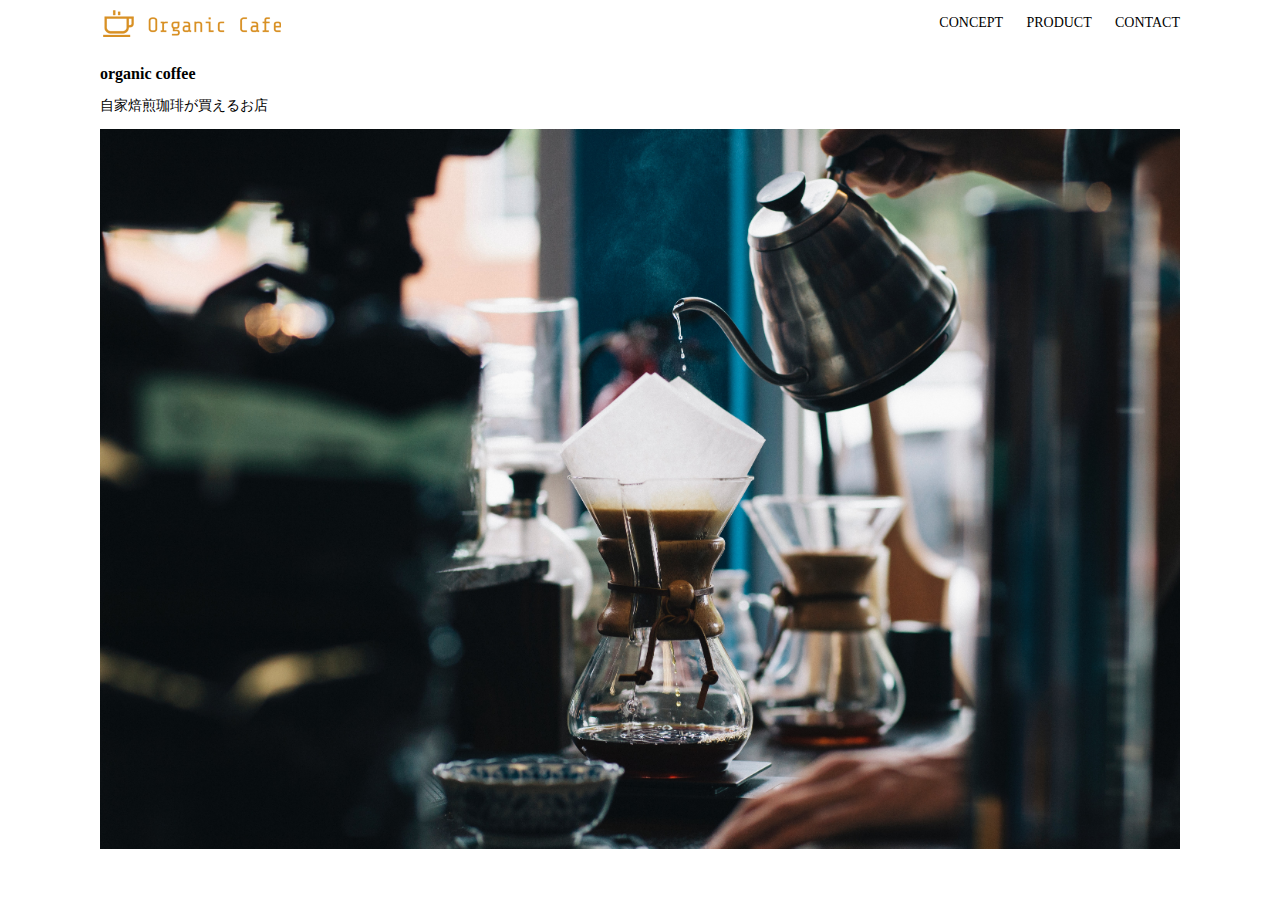
<file: html-css-kadai_013/index.html>
<!DOCTYPE html>
<head>
  <title>ハンバーガーメニューを実装しようの課題</title>
  <meta name="description" content="このページはハンバーガーメニューを実装しようの課題です。"> 
  <meta charset="utf-8"> 
  <link rel="stylesheet" href="style.css">
  <meta name="viewport" content="width=device-width, initial-scale=1.0">

</head>
<html>


<body> 
<header>
<!-- PC用ナビゲーション -->

<a href="index.html" id="logo"><img src="images/logo.png" alt="トップページに戻る"></a>

<nav id="nav-pc">
  <a href="index.html#concept">CONCEPT</a>
  <a href="index.html#product">PRODUCT</a>
  <a href="index.html#contact">CONTACT</a>
</nav>



<!-- スマホ用メニューボタン -->
  <img id="menu-sp" src="images/button-menu.png" alt="ナビゲーションを開く" onclick="document.getElementById('nav-sp').style.display = 'block'">
 
 
 <!-- スマホ用ナビゲーション -->
  <nav id="nav-sp">
    <img id="close" src="images/button-close.png" alt="ナビゲーションを閉じる"  onclick="document.getElementById('nav-sp').style.display = 'none'">
   
    <a id="logo-sp" href="index.html" onclick="document.getElementById('nav-sp').style.display = 'none'"><img src="images/logo-sp.png" alt="トップページに戻る"></a>
   
    <a class="menu" href="index.html#concept" onclick="document.getElementById('nav-sp').style.display = 'none'">CONCEPT</a>
    <a class="menu" href="index.html#product" onclick="document.getElementById('nav-sp').style.display = 'none'">PRODUCT</a>
    <a class="menu" href="index.html#contact" onclick="document.getElementById('nav-sp').style.display = 'none'">CONTACT</a>
  </nav>



  
</header>

<main>
  <h2>organic coffee</h2>
  <p>自家焙煎珈琲が買えるお店</p>
  <img src="images/main-image.jpg"></main>


</body>


</html>
</file>
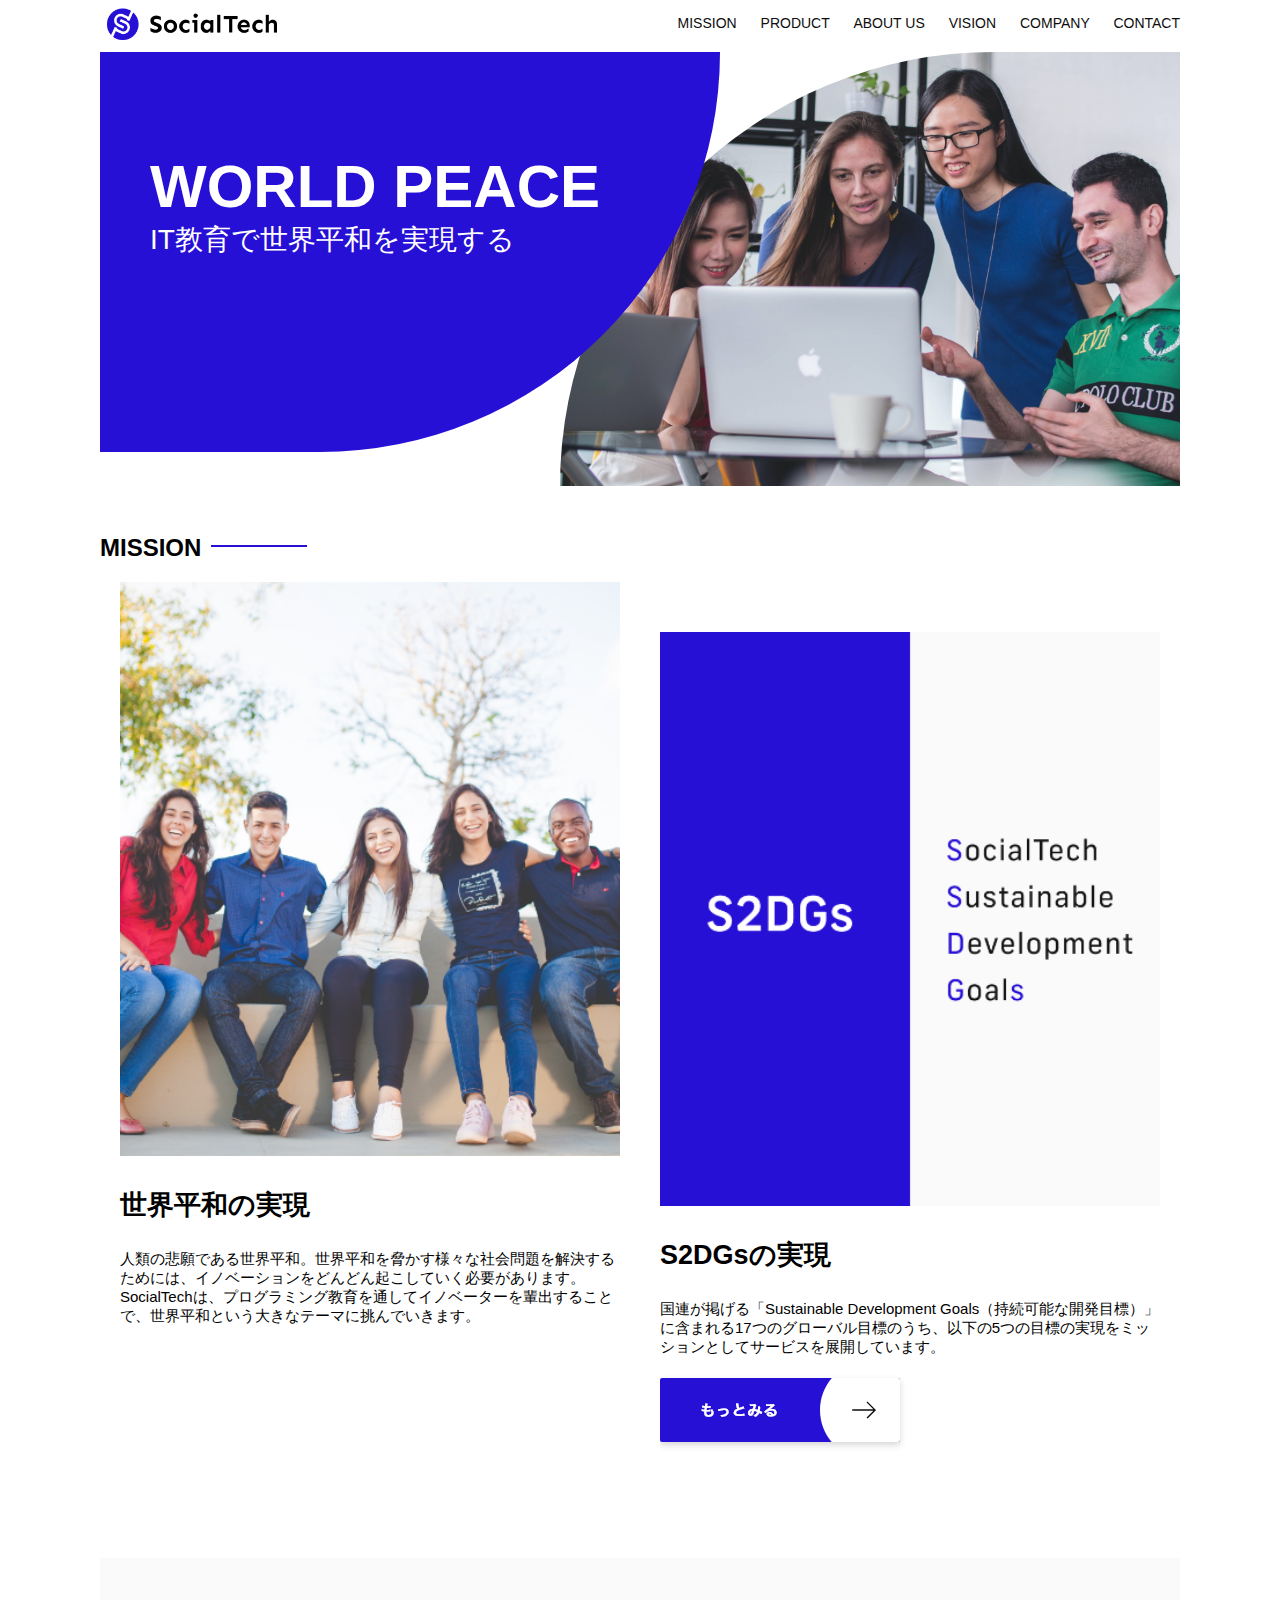
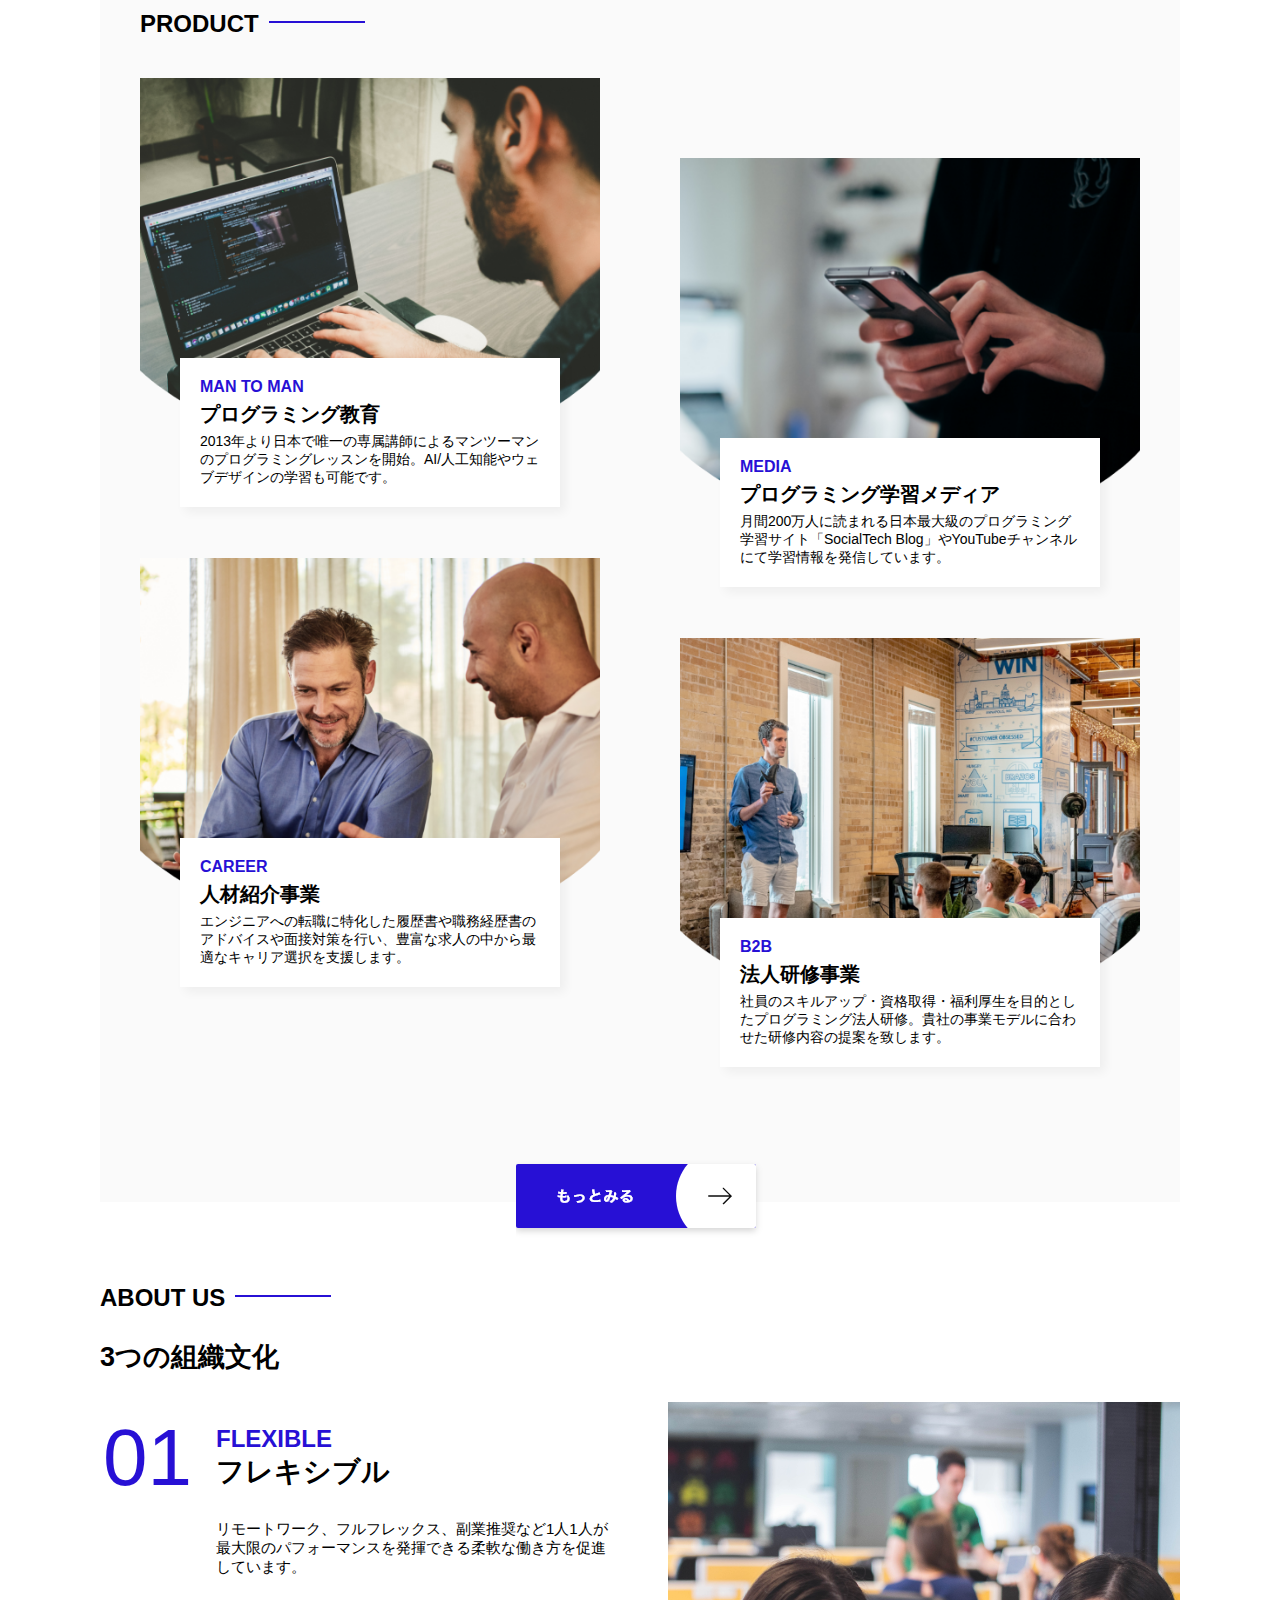
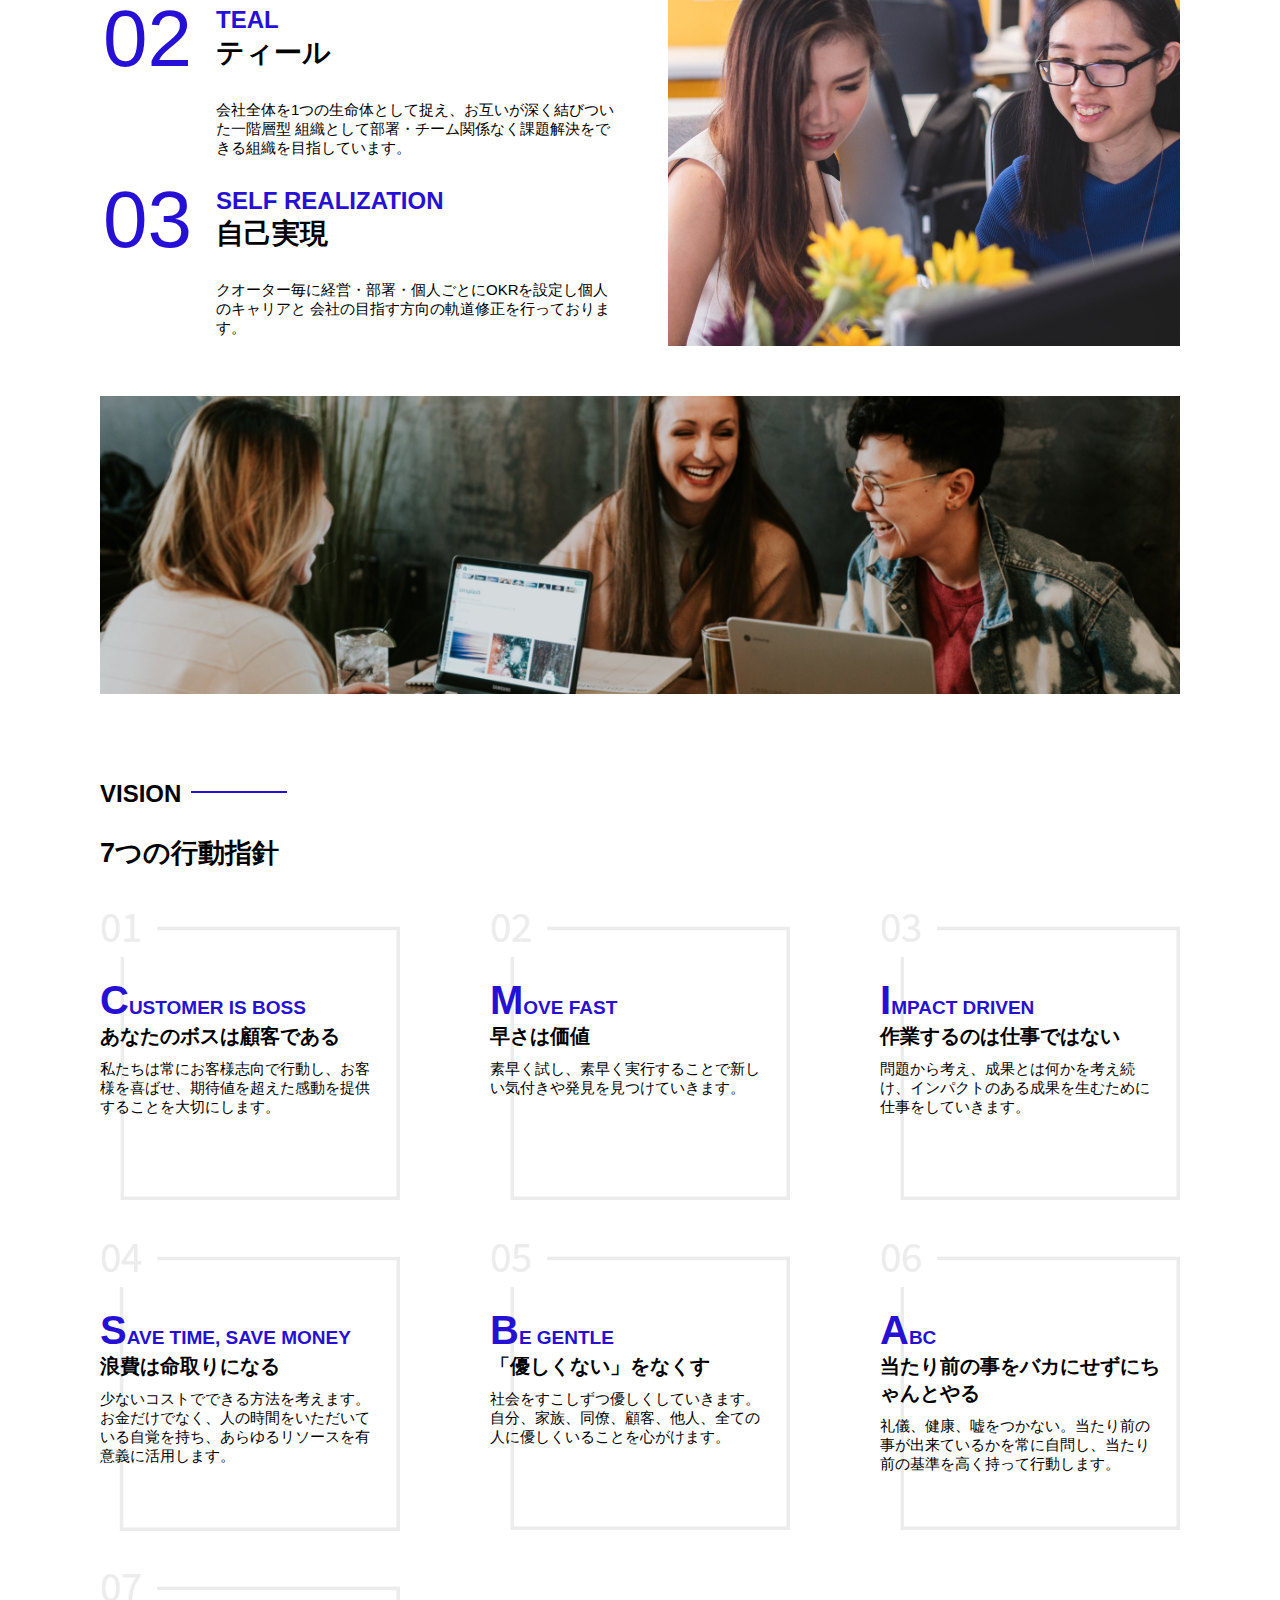
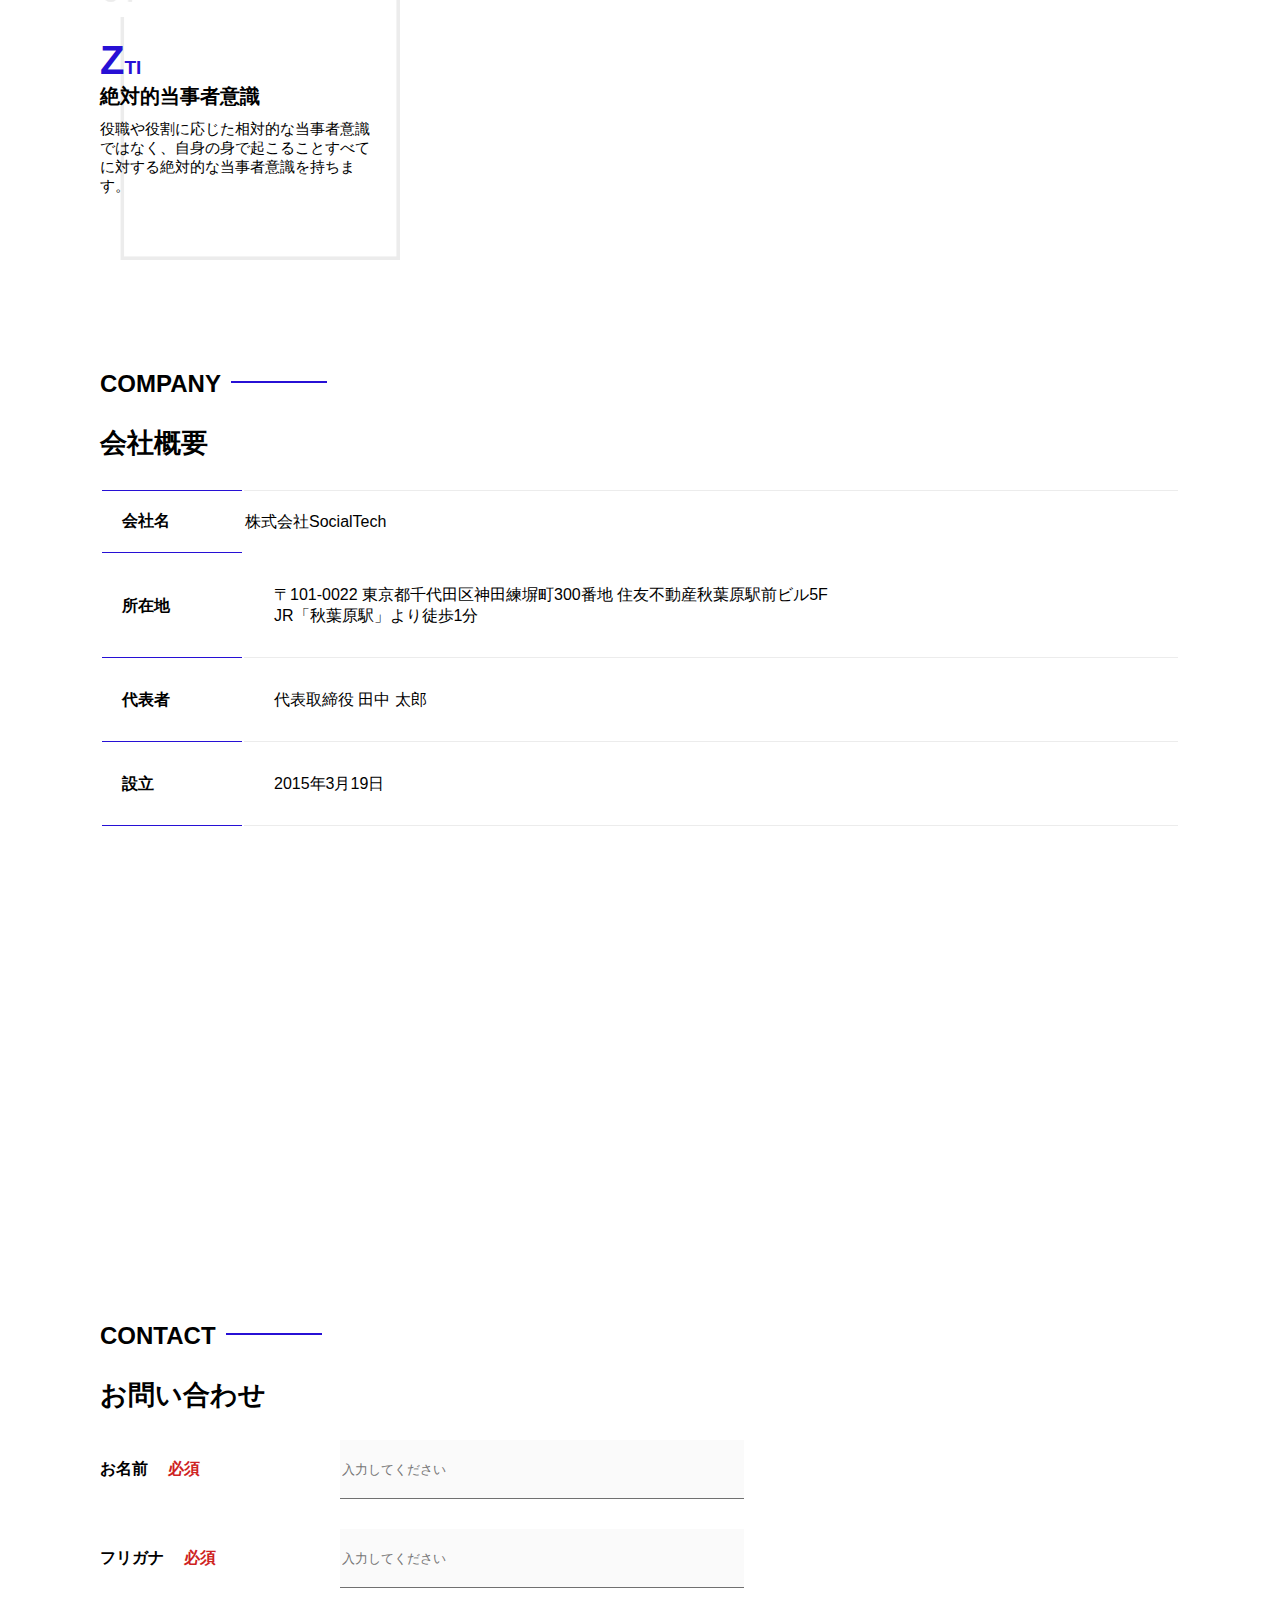
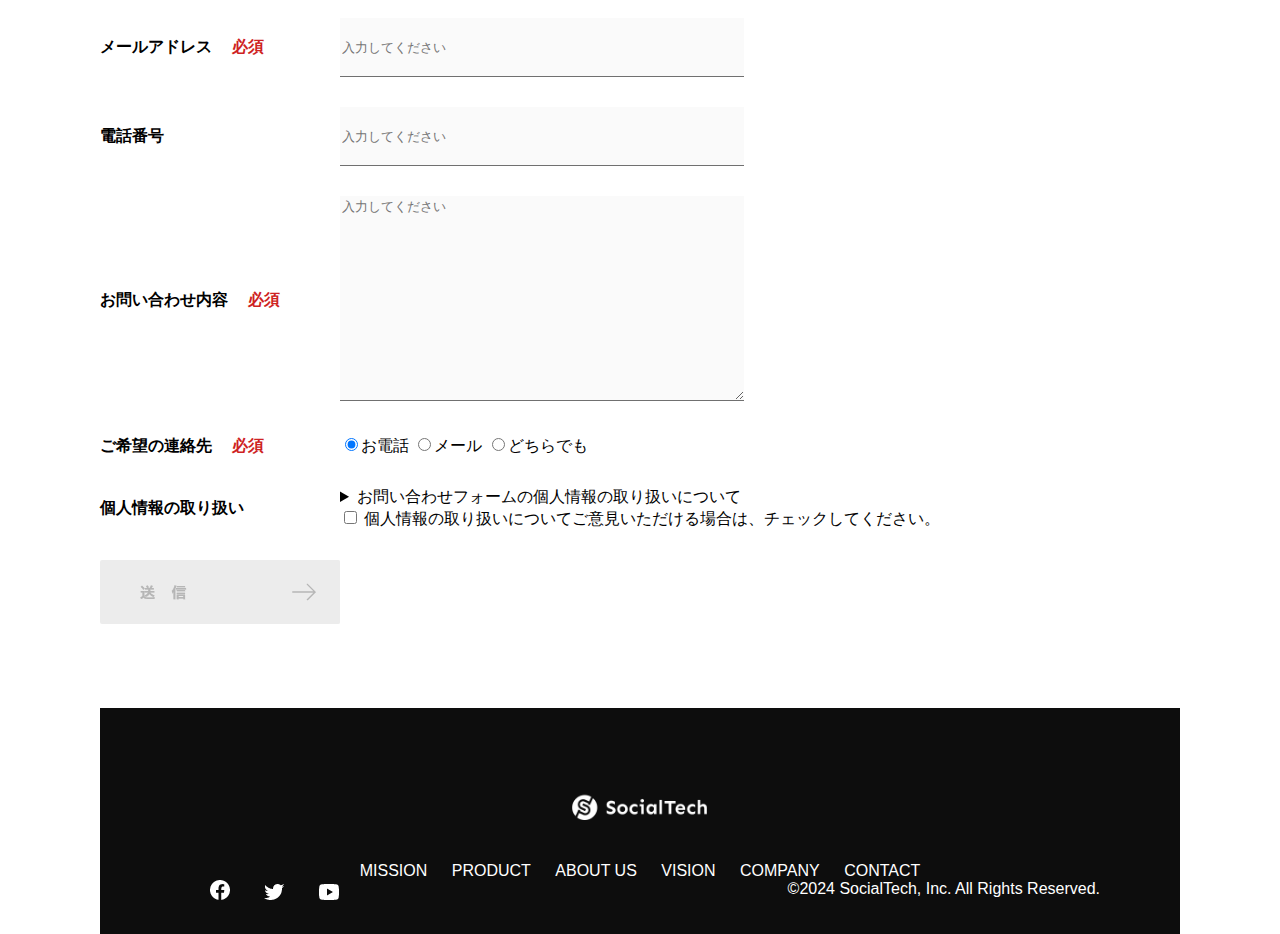
<file: kadai_tutorial_output/socialtech/index.html>
<!DOCTYPE html>
<html>

<head>
  <title>SocialTech</title>
  <meta charset="UTF-8">
  <meta name="description" content="SocialTechはEdTech業界のリーディングカンパニーを目指します。">
  <meta name="viewport" content="width=device-width, initial-scale=1.0">
  <link rel="stylesheet" href="style.css">
</head>


<body>

   <!-- ヘッダー -->
   <header>
    <!-- ロゴ -->
    <a href="index.html" id="logo"><img src="images/logo.png" alt="トップページに戻る"></a>

    <!-- PC用ナビゲーション -->
    <nav id="nav-pc">
      <a href="mission.html">MISSION</a>
      <a href="product.html">PRODUCT</a>
      <a href="index.html#aboutus">ABOUT US</a>
      <a href="index.html#vision">VISION</a>
      <a href="index.html#company">COMPANY</a>
      <a href="index.html#contact">CONTACT</a>
    </nav>


    <!-- スマホ用メニューボタン -->
    <img id="menu-sp" src="images/button-menu.png" alt="ナビゲーションを開く" onclick="document.getElementById('nav-sp').style.display = 'block'">

     <!-- スマホ用ナビゲーション -->
     <nav id="nav-sp">
      <img id="close" src="images/button-close.png" alt="ナビゲーションを閉じる" onclick="document.getElementById('nav-sp').style.display = 'none'">
      <a id="logo-sp" href="index.html" onclick="document.getElementById('nav-sp').style.display = 'none'"><img
          src="images/logo-sp.png" alt="トップページに戻る"></a>
      <a class="menu" href="mission.html" onclick="document.getElementById('nav-sp').style.display = 'none'">MISSION</a>
      <a class="menu" href="product.html" onclick="document.getElementById('nav-sp').style.display = 'none'">PRODUCT</a>
      <a class="menu" href="index.html#aboutus" onclick="document.getElementById('nav-sp').style.display = 'none'">ABOUT
        US</a>
      <a class="menu" href="index.html#vision"
        onclick="document.getElementById('nav-sp').style.display = 'none'">VISION</a>
      <a class="menu" href="index.html#company"
        onclick="document.getElementById('nav-sp').style.display = 'none'">COMPANY</a>
      <a class="menu" href="index.html#contact"
        onclick="document.getElementById('nav-sp').style.display = 'none'">CONTACT</a>
      <div id="sns">
        <a href="https://www.facebook.com/sejuku2013"><img src="images/button-facebook.png" alt="Facebookのリンク"></a>
        <a href="https://twitter.com/samuraijuku"><img src="images/button-twitter.png" alt="Twitterのリンク"></a>
        <a href="https://www.youtube.com/channel/UCCFOQO5aDK0xXam4cUQXT8g"><img src="images/button-youtube.png" alt="YouTubeのリンク"></a>
      </div>
    </nav>
  </header>

<main>
<article>
  <!-- メインビジュアル -->
   <section id="main-visual">
    <div id="main-message">
      <h1>WORLD PEACE</h1>
      <p>IT教育で世界平和を実現する</p>
    </div>
    <img src="images/index/index-main.png" alt="PCの周りに集まる多国籍の仲間たち">
   </section>

   <!-- ミッション -->
<section id="mission">
  <h2 class="index-h2">MISSION</h2>

  <div id="mission-flex">

    <div>
      <img id="mission-photo" src="images/index/index-mission.png" alt="屋外のベンチで写真を撮影する多国籍の仲間たち">
     <h3>世界平和の実現</h3>
     <p>
      人類の悲願である世界平和。世界平和を脅かす様々な社会問題を解決するためには、イノベーションをどんどん起こしていく必要があります。SocialTechは、プログラミング教育を通してイノベーターを輩出することで、世界平和という大きなテーマに挑んでいきます。
    </p>    
    </div>

    <div>
      <img id="s2dgs" src="images/index/s2dgs.png" alt="S2DGs">
      <h3>S2DGsの実現</h3>
      <p>国連が掲げる「Sustainable Development Goals（持続可能な開発目標）」に含まれる17つのグローバル目標のうち、以下の5つの目標の実現をミッションとしてサービスを展開しています。</p>
      <a href="mission.html">
        <img src="images/button-more.png" alt="もっと見る">
      </a>
    </div>
  
  </div>

</section>

       <!-- プロダクト -->
       <section id="product">
        <h2 class="index-h2">PRODUCT</h2>
        <div>
          <div id="product-left">
            <div>
              <img class="product-photo" src="images/index/index-mantoman.png" alt="PCでコードを書く男性">
              <div class="product-explain">
                <span>MAN TO MAN</span>
                <h3>プログラミング教育</h3>
                <p>2013年より日本で唯一の専属講師によるマンツーマンのプログラミングレッスンを開始。AI/人工知能やウェブデザインの学習も可能です。</p>
              </div>
            </div>
            <div>
              <img class="product-photo" src="images/index/index-career.png" alt="笑顔で話し合う2人の男性">
              <div class="product-explain">
                <span>CAREER</span>
                <h3>人材紹介事業</h3>
                <p>エンジニアへの転職に特化した履歴書や職務経歴書のアドバイスや面接対策を行い、豊富な求人の中から最適なキャリア選択を支援します。</p>
              </div>
            </div>
          </div>
          <div id="product-right">
             <div>
               <img class="product-photo" src="images/index/index-media.png" alt="スマートフォンを操作する人">
               <div class="product-explain">
                 <span>MEDIA</span>
                 <h3>プログラミング学習メディア</h3>
                 <p>月間200万人に読まれる日本最大級のプログラミング学習サイト「SocialTech Blog」やYouTubeチャンネルにて学習情報を発信しています。</p>
               </div>
             </div>
             <div>
               <img class="product-photo" src="images/index/index-b2b.png" alt="講演中の男性とそれを聴く人々">
               <div class="product-explain">
                 <span>B2B</span>
                 <h3>法人研修事業</h3>
                 <p>社員のスキルアップ・資格取得・福利厚生を目的としたプログラミング法人研修。貴社の事業モデルに合わせた研修内容の提案を致します。</p>
               </div>
             </div>
           </div>
         </div>
         <div>
           <a id="product-more" href="product.html">
             <img src="images/button-more.png" alt="もっとみる">
           </a>
         </div>
      </section>

      <!---ABOUT US-->
      <section id="aboutus">
        <h2 class="index-h2">ABOUT US</h2>
        <h3>3つの組織文化</h3>
        <div>
          <table class="culture-table">
            <tr>
              <td>
                <span class="culture-num">01</span>
              </td>
              <td>
                <span class="culture-en">FLEXIBLE</span>
                <span class="culture-jp">フレキシブル</span>
              </td>
            </tr>
            <tr>
              <td>
                <!--空のセル-->
              </td>
              <td>
                <p class="culture-description">
                  リモートワーク、フルフレックス、副業推奨など1人1人が最大限のパフォーマンスを発揮できる柔軟な働き方を促進しています。
                </p>
              </td>
            </tr>
            <tr>
              <td>
                <span class="culture-num">02</span>
              </td>
              <td>
                <span class="culture-en">TEAL</span>
                <span class="culture-jp">ティール</span>
              </td>
            </tr>
            <tr>
              <td>
                <!--空のセル-->
              </td>
              <td>
                <p class="culture-description">
                  会社全体を1つの生命体として捉え、お互いが深く結びついた一階層型
                  組織として部署・チーム関係なく課題解決をできる組織を目指しています。
                </p>
              </td>
            </tr>
            <tr>
              <td>
                <span class="culture-num">03</span>
              </td>
              <td>
                <span class="culture-en">SELF REALIZATION</span>
                <span class="culture-jp">自己実現</span>
              </td>
            </tr>
            <tr>
              <td>
                <!--空のセル-->
              </td>
              <td>
                <p class="culture-description">
                  クオーター毎に経営・部署・個人ごとにOKRを設定し個人のキャリアと
                  会社の目指す方向の軌道修正を行っております。
                </p>
              </td>
            </tr>
          </table>
           <img class="culture-img" src="images/index/index-aboutus1.png" alt="笑顔で話し合う2人の女性">
        </div>
         <img class="culture-img2" src="images/index/index-aboutus2.png" alt="笑顔で話し合う3人の男女">
      </section>

      <!-- VISION -->
       <section id="vision">
        <h2 class="index-h2">VISION</h2>
        <h3>7つの行動指針</h3>
        <div>
          <div class="vision-box">
            <img src="images/index/vision-01.png" alt="01">
            <span>
              <h4>CUSTOMER IS BOSS</h4>
              <h5>あなたのボスは顧客である</h5>
              <p>私たちは常にお客様志向で行動し、お客様を喜ばせ、期待値を超えた感動を提供することを大切にします。</p>
            </span>
          </div>

          <div class="vision-box">
            <img src="images/index/vision-02.png" alt="02">
            <span>
              <h4>MOVE FAST</h4>
              <h5>早さは価値</h5>
              <p>素早く試し、素早く実行することで新しい気付きや発見を見つけていきます。</p>
            </span>
          </div>

          <div class="vision-box">
            <img src="images/index/vision-03.png" alt="03">
            <span>
              <h4>IMPACT DRIVEN</h4>
              <h5>作業するのは仕事ではない</h5>
              <p>問題から考え、成果とは何かを考え続け、インパクトのある成果を生むために仕事をしていきます。</p>
            </span>
          </div>

          <div class="vision-box">
            <img src="images/index/vision-04.png" alt="04">
            <span>
              <h4>SAVE TIME, SAVE MONEY</h4>
              <h5>浪費は命取りになる</h5>
              <p>少ないコストでできる方法を考えます。お金だけでなく、人の時間をいただいている自覚を持ち、あらゆるリソースを有意義に活用します。</p>
            </span>
          </div>

          <div class="vision-box">
            <img src="images/index/vision-05.png" alt="05">
            <span>
              <h4>BE GENTLE</h4>
              <h5>「優しくない」をなくす</h5>
              <p>社会をすこしずつ優しくしていきます。自分、家族、同僚、顧客、他人、全ての人に優しくいることを心がけます。</p>
            </span>
          </div>

          <div class="vision-box">
            <img src="images/index/vision-06.png" alt="06">
            <span>
              <h4>ABC</h4>
              <h5>当たり前の事をバカにせずにちゃんとやる</h5>
              <p>礼儀、健康、嘘をつかない。当たり前の事が出来ているかを常に自問し、当たり前の基準を高く持って行動します。</p>
            </span>
          </div>

          <div class="vision-box">
            <img src="images/index/vision-07.png" alt="07">
            <span>
              <h4>ZTI</h4>
              <h5>絶対的当事者意識</h5>
              <p>役職や役割に応じた相対的な当事者意識ではなく、自身の身で起こることすべてに対する絶対的な当事者意識を持ちます。</p>
            </span>
          </div>
          
        </div>
       </section>

       <!-- COMPANY -->
        <section id="company">
          <h2 class="index-h2">COMPANY</h2>
          <h3>会社概要</h3>
          <table id="company-table">
            <tr>
              <th class="tableheader-first">会社名</th>
              <td class="cell-first">株式会社SocialTech</td>
            </tr>

            <tr>
              <th class="tableheader">所在地</th>
              <td class="cell">〒101-0022 東京都千代田区神田練塀町300番地 住友不動産秋葉原駅前ビル5F<br>JR「秋葉原駅」より徒歩1分</td>
            </tr>

            <tr>
              <th class="tableheader">代表者</th>
              <td class="cell">代表取締役 田中 太郎</td>
            </tr>

            <tr>
              <th class="tableheader">設立</th>
              <td class="cell">2015年3月19日</td>
            </tr>
          </table>

          <iframe
          src="https://www.google.com/maps/embed?pb=!1m18!1m12!1m3!1d3240.0688551336807!2d139.7720776771055!3d35.69992317258124!2m3!1f0!2f0!3f0!3m2!1i1024!2i768!4f13.1!3m3!1m2!1s0x60188fee13660e23%3A0x77137876edf742ac!2z5L2P5Y-L5LiN5YuV55Sj56eL6JGJ5Y6f6aeF5YmN44OT44Or!5e0!3m2!1sja!2sjp!4v1704858013291!5m2!1sja!2sjp"
          style="border:0;" allowfullscreen="" loading="lazy">
        </iframe>

        </section>

<!-- お問い合わせフォーム -->
 <section id="contact">
  <h2 class="index-h2">CONTACT</h2>
  <h3>お問い合わせ</h3>
  <form>
    <div>
      <div class="contact-heading">
        <label class="contact-label">お名前<span class="contact-span">必須</span></label>
      </div>
      <div>
        <input type="text" name="hurigana" placeholder="入力してください" class="contact-textbox">
      </div>
    </div>


    <div>
      <div class="contact-heading">
        <label class="contact-label">フリガナ<span class="contact-span">必須</span></label>
      </div>
      <div>
        <input type="text" name="hurigana" placeholder="入力してください" class="contact-textbox">
      </div>
    </div>


    <div>
      <div class="contact-heading">
       <label class="contact-label">メールアドレス<span class="contact-span">必須</span></label>
      </div>
     <div>
       <input type="text" name="hurigana" placeholder="入力してください" class="contact-textbox">
     </div>
    </div>


    <div>
      <div class="contact-heading">
        <label class="contact-label">電話番号</label>
      </div>
      <div>
        <input type="text" name="tel" placeholder="入力してください" class="contact-textbox">
      </div>
    </div>

    <div>
    <div class="contact-heading">
      <label class="contact-label">お問い合わせ内容<span class="contact-span">必須</span></label>
    </div>
    <div>
      <textarea class="contact-textarea" placeholder="入力してください" name="message"></textarea>
    </div>
  </div>

  <div>
     <div class="contact-heading">
      <label class="contact-label">ご希望の連絡先<span class="contact-span">必須</span></label>
     </div>
     <div>
      <input class="radiobutton" type="radio" value="tel" name="contact" checked><label>お電話</label>
      <input class="radiobutton" type="radio" value="mail" name="contact"><label>メール</label>
      <input class="radiobutton" type="radio" value="both" name="contact"><label>どちらでも</label>
     </div>
  </div>


 <div>
<div class="contact-heading">
  <label class="contact-label">個人情報の取り扱い</label>
</div>

<div>
  <details>
    <summary>お問い合わせフォームの個人情報の取り扱いについて</summary>
    <div>
      <span>１．組織の名称又は氏名</span><br>
      株式会社SocialTech<br><br>
      <span>２．個人情報保護管理者（若しくはその代理人）の氏名又は職名、所属及び連絡先
        鈴木 一郎 コーポレート部</span><br>
      メールアドレス：samurai@example.com<br>
      TEL：03-1234-5678<br>
      <span>３．個人情報の利用目的</span><br>
      ・本サービス及び本サービスに関連する情報の提供又はそれらに関する連絡のため<br>
      ・ユーザーの本人確認のため<br>
      ・当社サービスのご案内のため<br>
      ・当社の商品等の広告または宣伝（電子メールによるものを含むものとします。）<br><br>
      <span>４．個人情報の取り扱い業務の委託</span><br>
      個人情報の取扱業務の全部または一部を外部に業務委託する場合があります。<br>
      その際、弊社は、個人情報を適切に保護できる管理体制を敷き実行していることを条件として<br>
      委託先を厳選したうえで、機密保持契約を委託先と締結し、お客様の個人情報を厳密に管理させます。<br><br>
      <span>５．個人情報の開示等の請求</span><br>
      お客様は、弊社に対してご自身の個人情報の開示等（利用目的の通知、開示、内容の訂正・追加・削除、利用の停止または消去、第三者への提供の停止）に関して、当社問合わせ窓口に申し出ることができます。<br>
      その際、弊社はお客様ご本人を確認させていただいたうえで、合理的な期間内に対応いたします。<br><br>
      なお、個人情報に関する弊社問合わせ先は、次の通りです。<br><br>
      株式会社SocialTech　個人情報問合せ窓口<br>
      〒101-0022 東京都千代田区神田練塀町300番地 住友不動産秋葉原駅前ビル5F<br>
      メールアドレス：samurai@example.com　TEL：03-1234-5678<br><br>
      <span>６．個人情報を提供されることの任意性について</span><br><br>
      お客様がご自身の個人情報を弊社に提供されるか否かは、お客様のご判断によりますが、もしご提供されない場合には、適切なサービスが提供できない場合がありますので予めご了承ください。  
    </div>
  </details>
  <input type="checkbox" name="agree">
  <span>個人情報の取り扱いについてご意見いただける場合は、チェックしてください。</span>
</div>
</div>
<input type="image" src="images/button-submit.png" alt="送信する">


  </form>
</section>
</article>

<footer>
  <div id="footer-logo">
    <img src="images/logo-sp.png" alt="SocialTech">
  </div>

  <div id="footer-link">
    <a href="mission.html">MISSION</a>
    <a href="product.html">PRODUCT</a>
    <a href="index.html#aboutus">ABOUT US</a>
    <a href="index.html#vision">VISION</a>
    <a href="index.html#company">COMPANY</a>
    <a href="index.html#contact">CONTACT</a>
  </div>

  <div id="sns-footer">
    <a href="https://www.facebook.com/sejuku2013"><img src="images/button-facebook.png" alt="Facebookのリンク"></a>
    <a href="https://twitter.com/samuraijuku"><img src="images/button-twitter.png" alt="Twitterのリンク"></a>
    <a href="https://www.youtube.com/channel/UCCFOQO5aDK0xXam4cUQXT8g"><img src="images/button-youtube.png" alt="YouTubeのリンク"></a>
     <span id="copyright">&copy;2024 SocialTech, Inc. All Rights Reserved. </span>
  </div>
</footer>


</main>
</body>

</html>
</file>
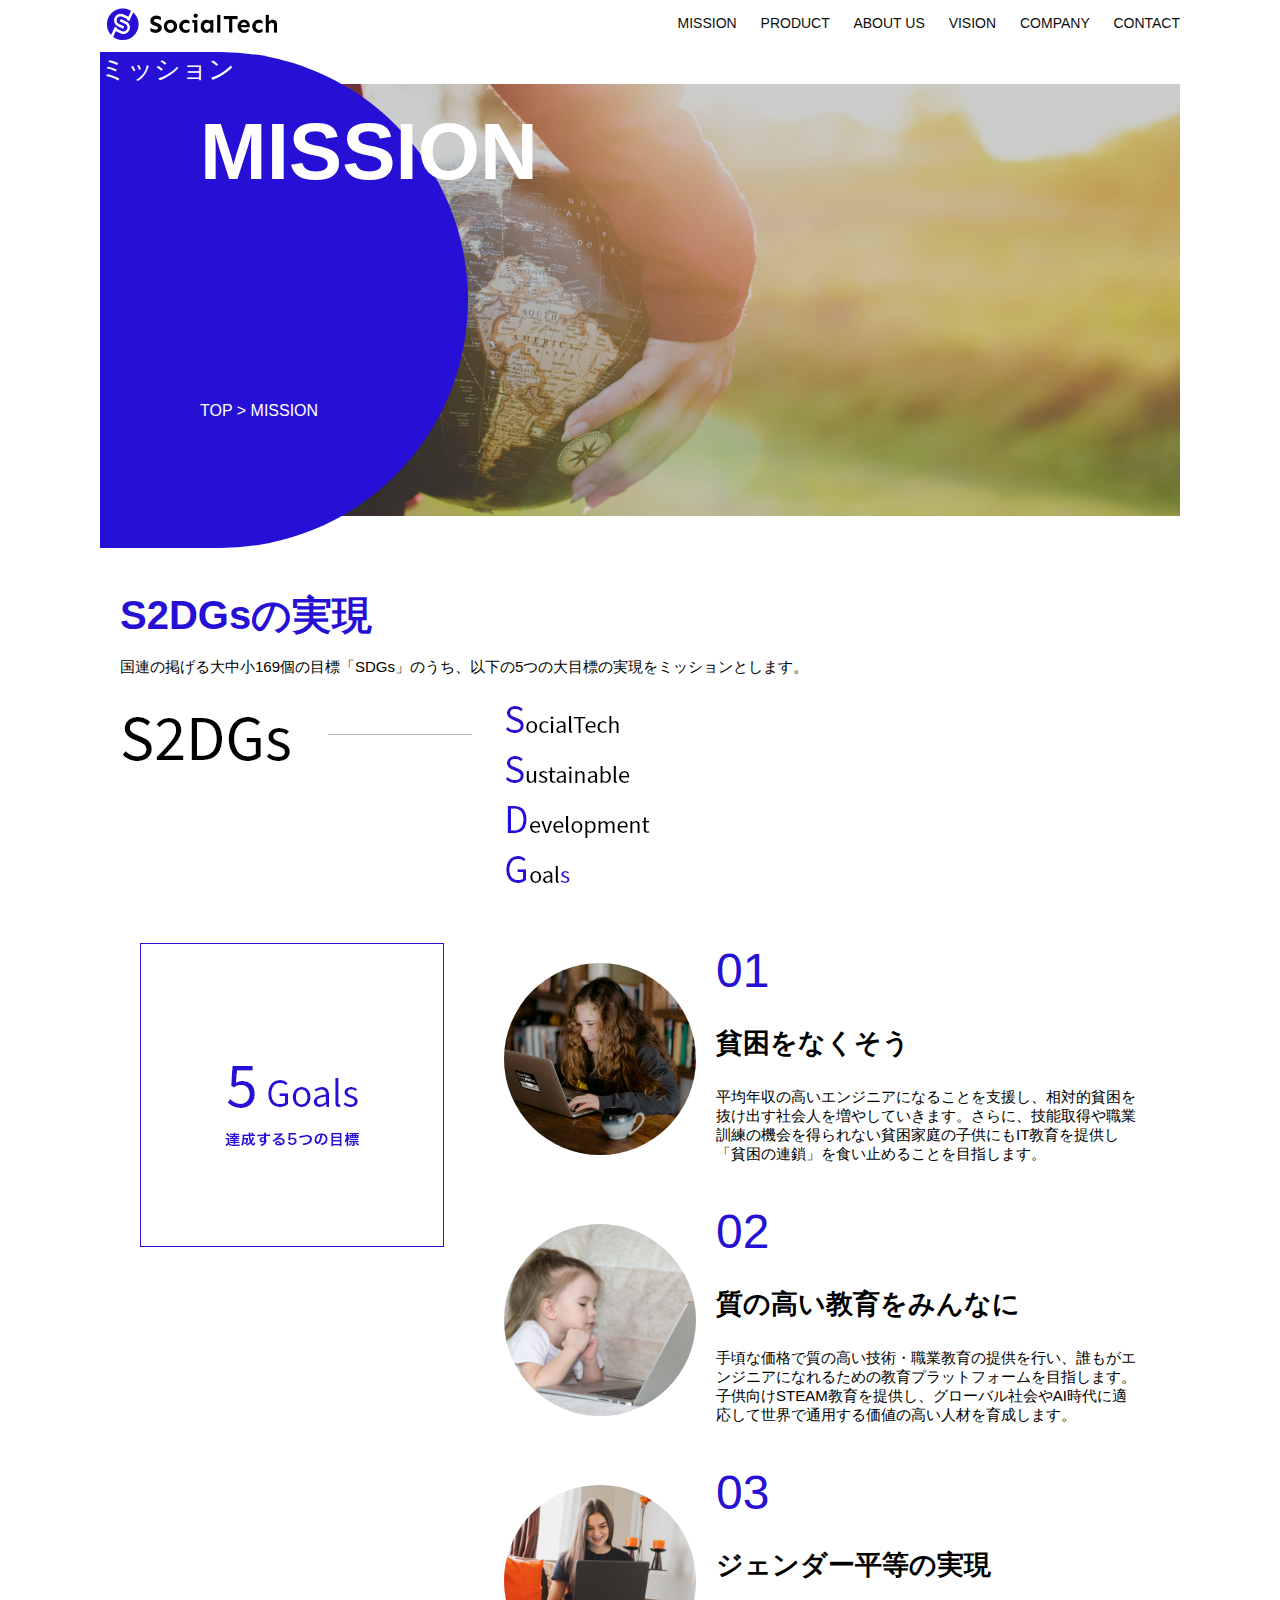
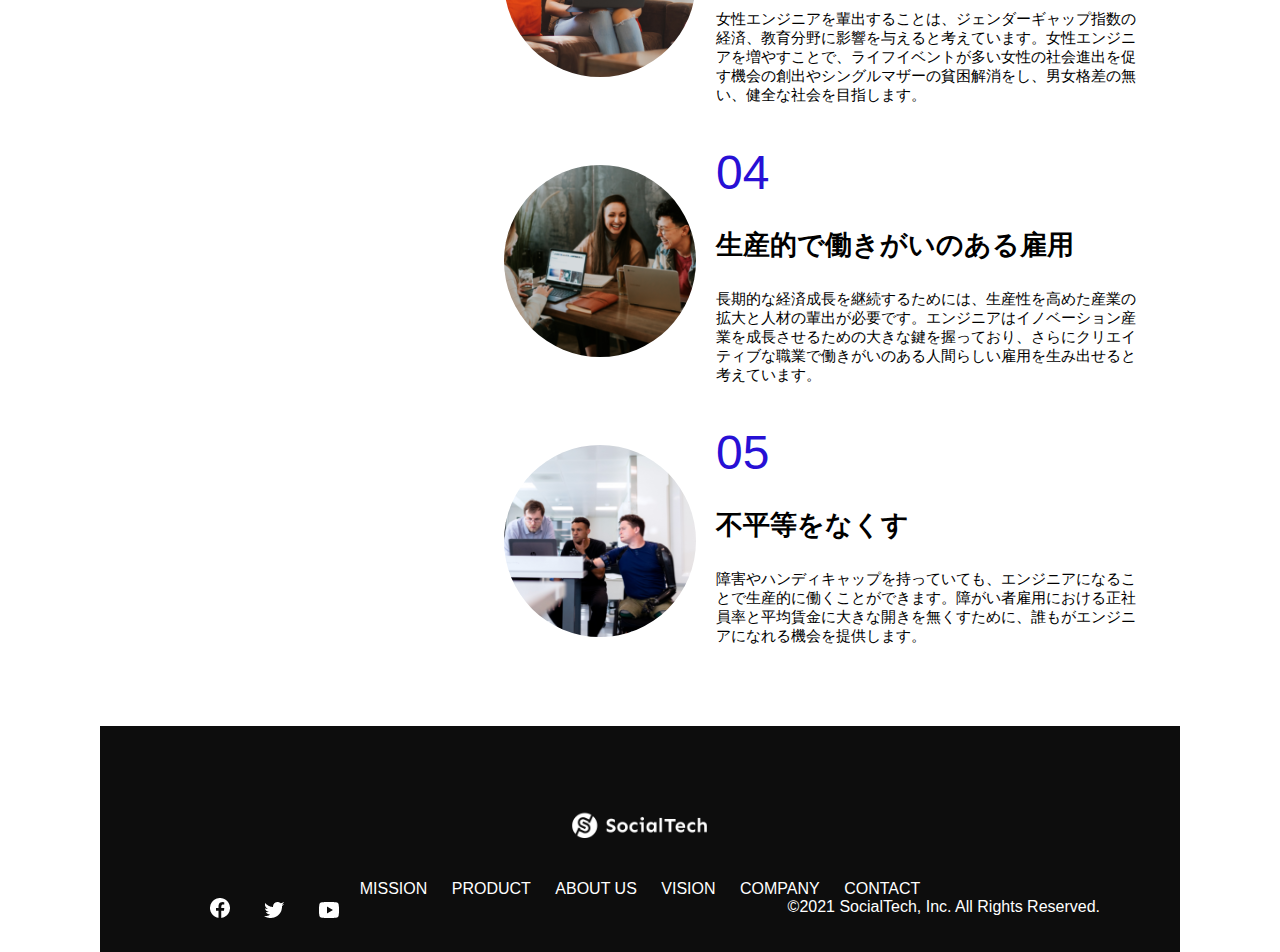
<file: kadai_tutorial_output/socialtech/mission.html>
<!DOCTYPE html>
<html>
<head>
  <title>SocialTech - MISSION ミッション -</title>
  <meta charset="UTF-8">
  <meta name="description" content="SocialTechが目指す5つの目標（S2DGs）を紹介します">  <meta name="viewport" content="width=device-width, initial-scale=1.0">
  <link rel="stylesheet" href="style.css">
</head>

<body>
  <header>

    <a href="index.html" id="logo" ><img src="images/logo.png" alt="トップページに戻る"></a>

    <!-- PCナビゲーション -->
     <nav id="nav-pc">
      <a href="mission.html">MISSION</a>
      <a href="product.html">PRODUCT</a>
      <a href="index.html#aboutus">ABOUT US</a>
      <a href="index.html#vision">VISION</a>
      <a href="index.html#company">COMPANY</a>
      <a href="index.html#contact">CONTACT</a>
     </nav>



     <!-- スマホ用メニューボタン -->
      <img id="menu-sp" src="images/button-menu.png" alt="ナビゲーションを開く" onclick="document.getElementById('nav-sp').style.display = 'block'">

    <!-- スマホ用ナビゲーション -->
     <nav id="nav-sp">
      <img id="close" src="images/button-close.png" alt="ナビゲーションを閉じる" onclick="document.getElementById('nav-sp').style.display = 'none'">
      <a id="logo-sp" href="index.html" onclick="document.getElementById('nav-sp').style.display = 'none'"><img
        src="images/logo-sp.png" alt="トップページに戻る"></a>
    <a class="menu" href="mission.html" onclick="document.getElementById('nav-sp').style.display = 'none'">MISSION</a>
    <a class="menu" href="product.html" onclick="document.getElementById('nav-sp').style.display = 'none'">PRODUCT</a>
    <a class="menu" href="index.html#aboutus" onclick="document.getElementById('nav-sp').style.display = 'none'">ABOUT
      US</a>
    <a class="menu" href="index.html#vision"
      onclick="document.getElementById('nav-sp').style.display = 'none'">VISION</a>
    <a class="menu" href="index.html#company"
      onclick="document.getElementById('nav-sp').style.display = 'none'">COMPANY</a>
    <a class="menu" href="index.html#contact"
      onclick="document.getElementById('nav-sp').style.display = 'none'">CONTACT</a>
    <div id="sns">
      <a href="https://www.facebook.com/sejuku2013"><img src="images/button-facebook.png" alt="Facebookのリンク"></a>
      <a href="https://twitter.com/samuraijuku"><img src="images/button-twitter.png" alt="Twitterのリンク"></a>
      <a href="https://www.youtube.com/channel/UCCFOQO5aDK0xXam4cUQXT8g"><img src="images/button-youtube.png" alt="YouTubeのリンク"></a>
    </div>
     </nav>
  </header>

  <main>
    <article>
      <section id="mission-main">
        <div id="mission-title">
          <h1>MISSION</h1>
          <span>ミッション</span>
          <div>TOP > MISSION</div>
        </div>
      </section>

      <section id="mission-s2dgs">
        <h2 class="mission-h2">S2DGsの実現</h2>
        <p>国連の掲げる大中小169個の目標「SDGs」のうち、以下の5つの大目標の実現をミッションとします。</p>
        <img src="images/mission/mission-s2dgs.png" alt="S2DGs">
      </section>

      <section id="mission-5goals">
        <div>
          <img id="s2dgs-image" src="images/mission/mission-5goals.png" alt="5Goals">
        </div>

        <div>
          <div>
            <img class="fivegoals-image-left" src="images/mission/mission-5goals01.png" alt="PCを操作する女の子">
            <span class="fivegoals-number">01</span>
            <h3 class="fivegoals -h3">貧困をなくそう</h3>
            <p class="fivegoals-p">平均年収の高いエンジニアになることを支援し、相対的貧困を抜け出す社会人を増やしていきます。さらに、技能取得や職業訓練の機会を得られない貧困家庭の子供にもIT教育を提供し「貧困の連鎖」を食い止めることを目指します。</p>
          </div>

          <div>
            <img class="fivegoals-image-left" src="images/mission/mission-5goals02.png" alt="PCを見つめる小さい女の子">
            <span class="fivegoals-number">02</span>
            <h3 class="fivegoals -h3">質の高い教育をみんなに</h3>
            <p class="fivegoals-p">手頃な価格で質の高い技術・職業教育の提供を行い、誰もがエンジニアになれるための教育プラットフォームを目指します。子供向けSTEAM教育を提供し、グローバル社会やAI時代に適応して世界で通用する価値の高い人材を育成します。</p>
          </div>

          <div>
            <img class="fivegoals-image-left" src="images/mission/mission-5goals03.png" alt="PCを操作する女性">
            <span class="fivegoals-number">03</span>
            <h3 class="fivegoals -h3">ジェンダー平等の実現</h3>
            <p class="fivegoals-p">女性エンジニアを輩出することは、ジェンダーギャップ指数の経済、教育分野に影響を与えると考えています。女性エンジニアを増やすことで、ライフイベントが多い女性の社会進出を促す機会の創出やシングルマザーの貧困解消をし、男女格差の無い、健全な社会を目指します。</p>
          </div>

          <div>
            <img class="fivegoals-image-left" src="images/mission/mission-5goals04.png" alt="笑顔で話し合う3人の男女">
            <span class="fivegoals-number">04</span>
            <h3 class="fivegoals -h3">生産的で働きがいのある雇用</h3>
            <p class="fivegoals-p">長期的な経済成長を継続するためには、生産性を高めた産業の拡大と人材の輩出が必要です。エンジニアはイノベーション産業を成長させるための大きな鍵を握っており、さらにクリエイティブな職業で働きがいのある人間らしい雇用を生み出せると考えています。</p>
          </div>

          <div>
            <img class="fivegoals-image-left" src="images/mission/mission-5goals05.png" alt="障害を持つ男性が生き生きと働く様子">
            <span class="fivegoals-number">05</span>
            <h3 class="fivegoals -h3">不平等をなくす</h3>
            <p class="fivegoals-p">障害やハンディキャップを持っていても、エンジニアになることで生産的に働くことができます。障がい者雇用における正社員率と平均賃金に大きな開きを無くすために、誰もがエンジニアになれる機会を提供します。</p>
          </div>


        </div>
      </section>



    </article>
    <footer>
      <div id="footer-logo">
        <img src="images/logo-sp.png" alt="SocialTech">
      </div>
      <div id="footer-link">
        <a href="mission.html">MISSION</a>
        <a href="product.html">PRODUCT</a>
        <a href="index.html#aboutus">ABOUT US</a>
        <a href="index.html#vision">VISION</a>
        <a href="index.html#company">COMPANY</a>
        <a href="index.html#contact">CONTACT</a>
      </div>
      <div id="sns-footer">
        <a href="https://www.facebook.com/sejuku2013"><img src="images/button-facebook.png" alt="Facebookのリンク"></a>
        <a href="https://twitter.com/samuraijuku"><img src="images/button-twitter.png" alt="Twitterのリンク"></a>
        <a href="https://www.youtube.com/channel/UCCFOQO5aDK0xXam4cUQXT8g"><img src="images/button-youtube.png" alt="YouTubeのリンク"></a>
        <span id="copyright">&copy;2021 SocialTech, Inc. All Rights Reserved. </span>
      </div>
    </footer>
  </main>




</body>
</html>
</file>
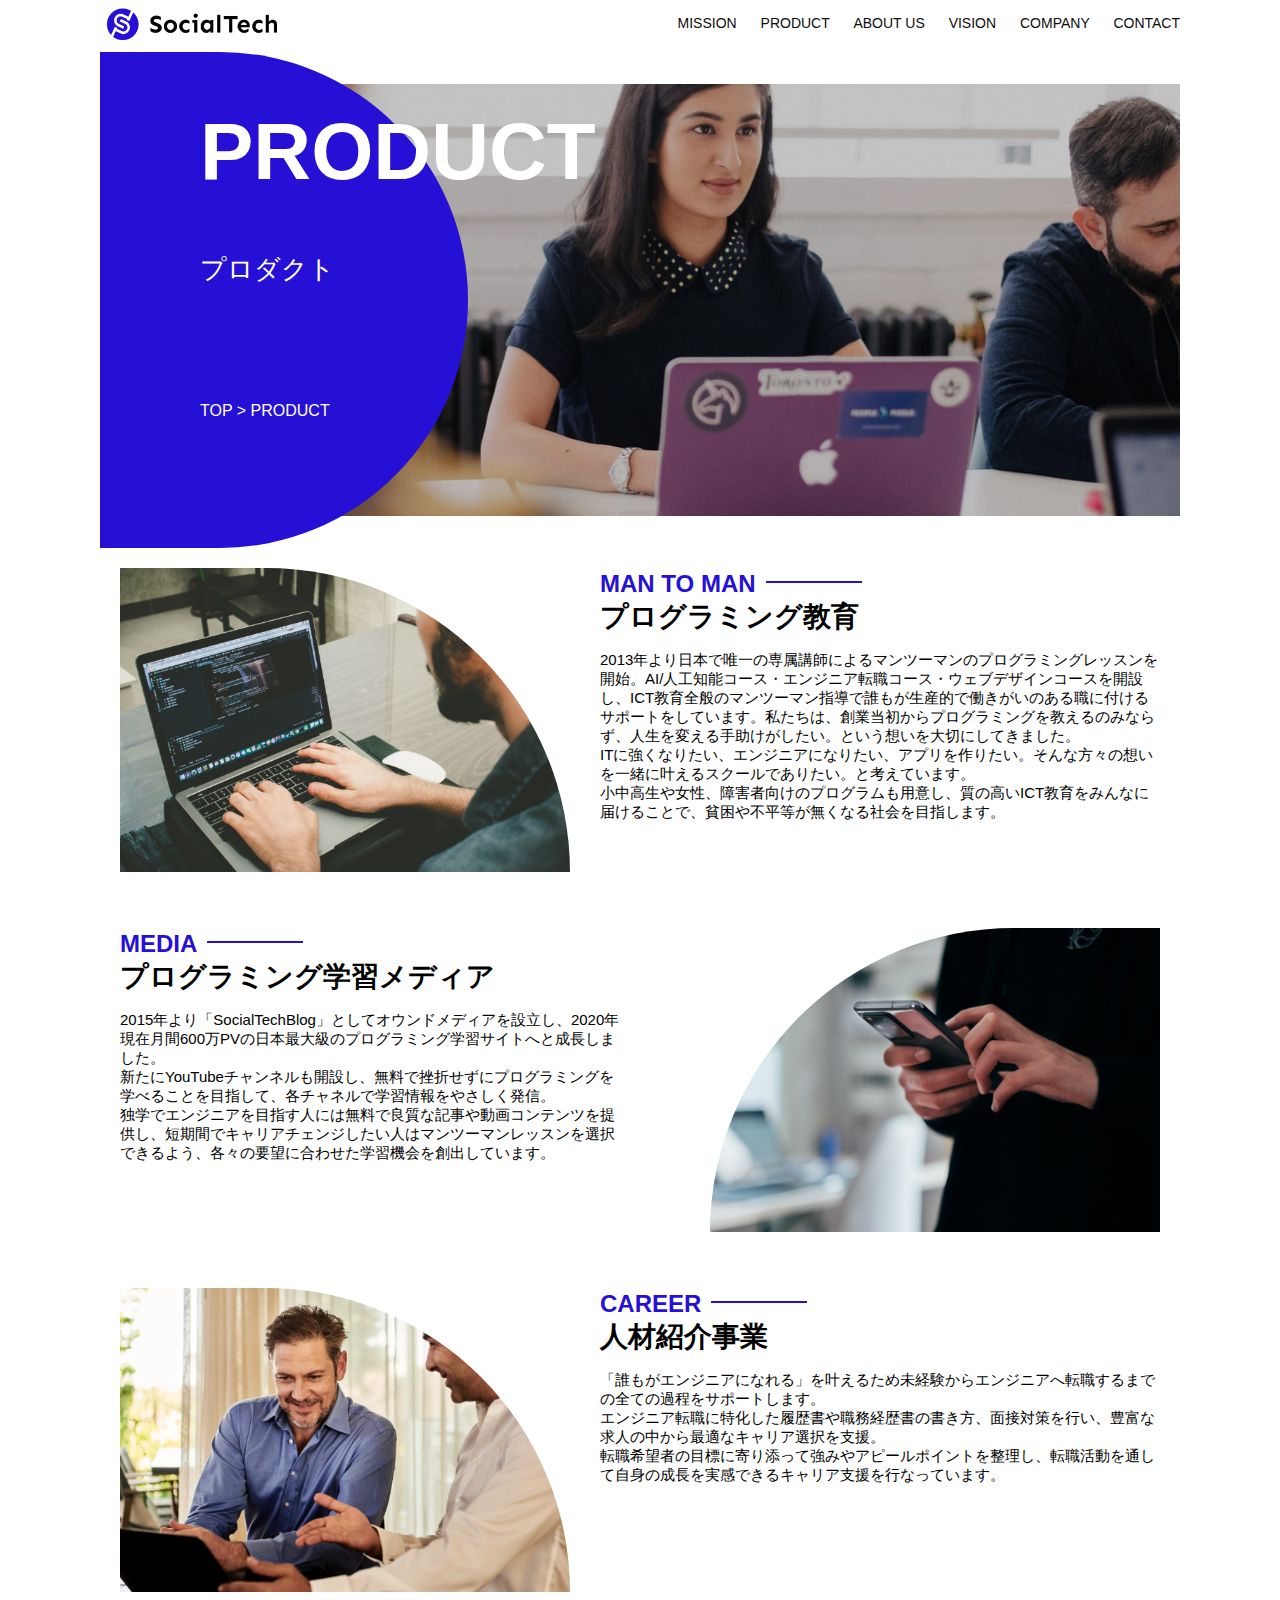
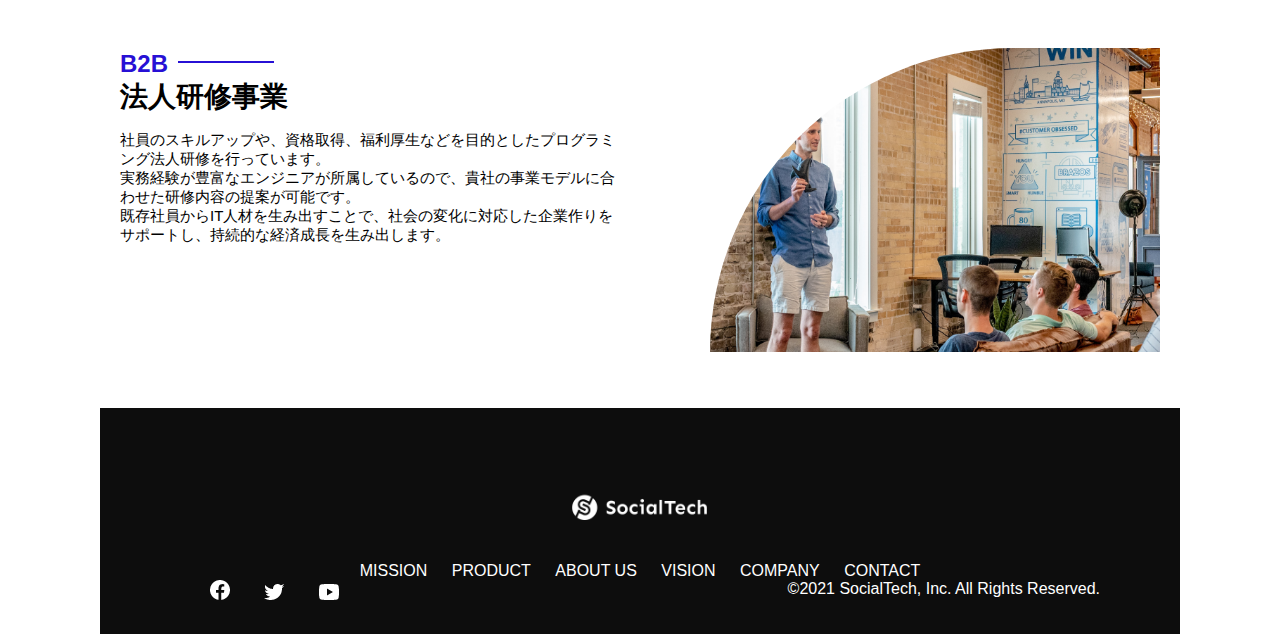
<file: kadai_tutorial_output/socialtech/product.html>
<!DOCTYPE html>
<html>
<head>
  <title>SocialTech -PRODUCT プロダクト-</title>
  <meta charset="UTF-8">
  <meta name="description" content="SocialTechの4つのプロダクトを紹介します">
  <meta name="viewport" content="width=device-width, initial-scale=1.0">
  <link rel="stylesheet" href="style.css">
</head>

<body>
  <!-- ヘッダー -->
  <header>
    <!-- ロゴ -->
    <a href="index.html" id="logo"><img src="images/logo.png" alt="トップページに戻る"></a>

    <!-- PC用ナビゲーション -->
    <nav id="nav-pc">
      <a href="mission.html">MISSION</a>
      <a href="product.html">PRODUCT</a>
      <a href="index.html#aboutus">ABOUT US</a>
      <a href="index.html#vision">VISION</a>
      <a href="index.html#company">COMPANY</a>
      <a href="index.html#contact">CONTACT</a>
    </nav>

    <!-- スマホ用メニューボタン -->
    <img id="menu-sp" src="images/button-menu.png" alt="ナビゲーションを開く" onclick="document.getElementById('nav-sp').style.display = 'block'">

    <!-- スマホ用ナビゲーション -->
    <nav id="nav-sp">
      <img id="close" src="images/button-close.png" alt="ナビゲーションを閉じる" onclick="document.getElementById('nav-sp').style.display = 'none'">
      <a id="logo-sp" href="index.html" onclick="document.getElementById('nav-sp').style.display = 'none'"><img
          src="images/logo-sp.png" alt="トップページに戻る"></a>
      <a class="menu" href="mission.html" onclick="document.getElementById('nav-sp').style.display = 'none'">MISSION</a>
      <a class="menu" href="product.html" onclick="document.getElementById('nav-sp').style.display = 'none'">PRODUCT</a>
      <a class="menu" href="index.html#aboutus" onclick="document.getElementById('nav-sp').style.display = 'none'">ABOUT
        US</a>
      <a class="menu" href="index.html#vision"
        onclick="document.getElementById('nav-sp').style.display = 'none'">VISION</a>
      <a class="menu" href="index.html#company"
        onclick="document.getElementById('nav-sp').style.display = 'none'">COMPANY</a>
      <a class="menu" href="index.html#contact"
        onclick="document.getElementById('nav-sp').style.display = 'none'">CONTACT</a>
      <div id="sns">
        <a href="https://www.facebook.com/sejuku2013"><img src="images/button-facebook.png" alt="Facebookのリンク"></a>
        <a href="https://twitter.com/samuraijuku"><img src="images/button-twitter.png" alt="Twitterのリンク"></a>
        <a href="https://www.youtube.com/channel/UCCFOQO5aDK0xXam4cUQXT8g"><img src="images/button-youtube.png" alt="YouTubeのリンク"></a>
      </div>
    </nav>
  </header>
  <main>
    <article>
      <section id="product-main">
        <div id="product-title">
          <h1>PRODUCT</h1>
          <span>プロダクト</span>
          <div>TOP > PRODUCT</div>
        </div>
      </section>

      <section class="product-section1">
        <img src="images/product/product-mantoman.png" alt="PCでコードを書く男性">
        <div>
          <h2 class="product-h2">MAN TO MAN</h2>
          <h3 class="product-h3">プログラミング教育</h3>
          <p>2013年より日本で唯一の専属講師によるマンツーマンのプログラミングレッスンを開始。AI/人工知能コース・エンジニア転職コース・ウェブデザインコースを開設し、ICT教育全般のマンツーマン指導で誰もが生産的で働きがいのある職に付けるサポートをしています。私たちは、創業当初からプログラミングを教えるのみならず、人生を変える手助けがしたい。という想いを大切にしてきました。<br>
            ITに強くなりたい、エンジニアになりたい、アプリを作りたい。そんな方々の想いを一緒に叶えるスクールでありたい。と考えています。<br>
            小中高生や女性、障害者向けのプログラムも用意し、質の高いICT教育をみんなに届けることで、貧困や不平等が無くなる社会を目指します。</p>
        </div>
      </section>

      <section class="product-section2">
        <div>
          <h2 class="product-h2">MEDIA</h2>
          <h3 class="product-h3">プログラミング学習メディア</h3>
          <p>2015年より「SocialTechBlog」としてオウンドメディアを設立し、2020年現在月間600万PVの日本最大級のプログラミング学習サイトへと成長しました。<br>
            新たにYouTubeチャンネルも開設し、無料で挫折せずにプログラミングを学べることを目指して、各チャネルで学習情報をやさしく発信。<br>
            独学でエンジニアを目指す人には無料で良質な記事や動画コンテンツを提供し、短期間でキャリアチェンジしたい人はマンツーマンレッスンを選択できるよう、各々の要望に合わせた学習機会を創出しています。</p>
        </div>
        <img src="images/product/product-media.png" alt="スマートフォンを操作する人">
      </section>

      <section class="product-section1">
        <img src="images/product/product-career.png" alt="笑顔で話し合う2人の男性">
        <div>
          <h2 class="product-h2">CAREER</h2>
          <h3 class="product-h3">人材紹介事業</h3>
          <p>「誰もがエンジニアになれる」を叶えるため未経験からエンジニアへ転職するまでの全ての過程をサポートします。<br>エンジニア転職に特化した履歴書や職務経歴書の書き方、面接対策を行い、豊富な求人の中から最適なキャリア選択を支援。<br>
            転職希望者の目標に寄り添って強みやアピールポイントを整理し、転職活動を通して自身の成長を実感できるキャリア支援を行なっています。<br></p>
        </div>
      </section>

      <section class="product-section2">
        <div>
          <h2 class="product-h2">B2B</h2>
          <h3 class="product-h3">法人研修事業</h3>
          <p>社員のスキルアップや、資格取得、福利厚生などを目的としたプログラミング法人研修を行っています。<br>
            実務経験が豊富なエンジニアが所属しているので、貴社の事業モデルに合わせた研修内容の提案が可能です。<br>
            既存社員からIT人材を生み出すことで、社会の変化に対応した企業作りをサポートし、持続的な経済成長を生み出します。</p>
        </div>
        <img src="images/product/product-b2b.png" alt="講演中の男性とそれを聴く人々">
      </section>

    </article>
    <footer>
      <div id="footer-logo">
        <img src="images/logo-sp.png" alt="SocialTech">
      </div>
      <div id="footer-link">
        <a href="mission.html">MISSION</a>
        <a href="product.html">PRODUCT</a>
        <a href="index.html#aboutus">ABOUT US</a>
        <a href="index.html#vision">VISION</a>
        <a href="index.html#company">COMPANY</a>
        <a href="index.html#contact">CONTACT</a>
      </div>
      <div id="sns-footer">
        <a href="https://www.facebook.com/sejuku2013"><img src="images/button-facebook.png" alt="Facebookのリンク"></a>
        <a href="https://twitter.com/samuraijuku"><img src="images/button-twitter.png" alt="Twitterのリンク"></a>
        <a href="https://www.youtube.com/channel/UCCFOQO5aDK0xXam4cUQXT8g"><img src="images/button-youtube.png" alt="YouTubeのリンク"></a>
        <span id="copyright">&copy;2021 SocialTech, Inc. All Rights Reserved. </span>
      </div>
    </footer>
  </main>
</body>

</html>
</file>
<file: html-css-kadai_013/style.css>
main > img {
  width: 100%;
}

h2 {
  font-weight: bold;
  font-size: 16px;
}

p {
  font-size: 14px;
}




/* PC用のスタイル */
@media screen and (min-width: 768px) {

  /* 横幅設定 */
  body{
    max-width: 1080px;
    min-width: 960px;
    margin: 0 auto 0 auto;
  }

  /* ヘッダー */
header{
  display: flex;
  justify-content: space-between;
}


/* ナビゲーションのレイアウト */
#nav-pc{
  font-size: 14px;
  padding-top: 15px;
}
#nav-pc > a{
  text-decoration: none;
  margin-left: 20px;
}


#menu-sp {
  display: none;
}

#nav-sp {
  display: none;
}

#nav-pc > a:link {
  color: #000000;
}

#nav-pc > a:visited {
  color: #000000;
}

#nav-pc > a:hover {
  text-decoration: underline;
}

#nav-pc > a:active {
  color: #000000;
}


}












/* スマホ用のスタイル */
@media screen and (max-width: 767px) {

body {
min-width: 375px;
margin: 0;
}


#nav-pc {
  display: none;
}

#menu-sp {
  float: right;
  padding: 0;
}


/* スマホ用ナビゲーションの表示切替 */
/* 初期状態、レイアウトと非表示設定 */

#nav-sp {
  background-color: #ce933e;
  position: absolute;
  left: 0;
  top: 0;
  height: 100%;
  width: 100%;
  display: none;
  z-index: 100;
}

#close {
  position: absolute;
  top: 20px;
  right: 20px;
}

#logo-sp {
  margin: 80px 0 30px 20px;
}

#nav-sp > a {
  display: block;
}

#nav-sp > a:link {
  color: #ffffff;
}

#nav-sp > a:visited {
  color: #ffffff;
}

#nav-sp > a:hover {
  text-decoration: underline;
}

#nav-sp > a:active {
  color: #ffffff;
}

#nav-sp > .menu {
    text-decoration: none;
    display: block;
    margin: 0 20px 0 20px;
    height: 44px;
    font-size: 16px;
    background-image: url("images/arrow.png");
    background-repeat: no-repeat;
    background-position: right top;
  }
}
</file>
<file: kadai_tutorial_output/socialtech/style.css>
/* PC、スマホ共通スタイル */
body {
  font-family: "Source Sans Pro", "Hiragino Kaku Gothic ProN", Meiryo, Arial, sans-serif;
}

p {
  font-size: 15px;
}

/*================
 PC用のスタイル 
=================*/

@media screen and (min-width: 768px) {

  /* 横幅設定 */
  body{
    max-width: 1080px;
    min-width: 960px;
    margin: 0 auto 0 auto;
  }

  /* ヘッダー */
header{
  display: flex;
  justify-content: space-between;
}


/* ナビゲーションのレイアウト */
#nav-pc{
  font-size: 14px;
  padding-top: 15px;
}
#nav-pc > a{
  text-decoration: none;
  margin-left: 20px;
}

#menu-sp {
  display: none;
}

#nav-sp {
  display: none;
}


/* ナビゲーションのリンクの設定 */
#nav-pc > a:link{
  color: #0d0d0d;
}

#nav-pc > a:visited{
  color: #0d0d0d;
}

#nav-pc > a:hover{
  color: #0d0d0d;
}

#nav-pc > a:active{
  color: #0d0d0d;
}

/* メインビジュアル */
#main-visual {
  position: relative;
  height: 400px;
}

#main-message {
  position: absolute;
  top: 0;
  left: 0;
  background-color: #2710d5;
  color: #ffffff;
  border-radius: 0 0 476px 0;
  max-width: 620px;
  height: 100%;
  width: 100%;
  z-index: 11;
}

#main-message > h1{
  font-size: 60px;
  font-weight: bold;
  margin: 100px 0 0 50px;
}

#main-message > p{
  font-size: 28px;
  margin: 0 0 0 50px;
}

#main-visual > img{
  max-width: 620px;
  border-radius: 476px 0 0 0;
  position: absolute;
  top: 0;
  right: 0;
  z-index: 10;
}

/* 見出し */
h2 {
  margin: 40px 0 0 0;
}

h2::after {
  content: url("images/line.png");
  margin-left: 10px;
}

h3{
  font-size: 27px;
}

/* ミッション */
#mission {
  margin: 80px auto 80px auto;
  width: 100%;
}

#mission-flex{
  width: 100%;
  display: flex;
}

#mission-flex > div {
  width: 50%;
  margin: 20px;
}

#mission-photo {
  width: 100%;
}

#s2dgs {
  margin-top: 50px;
  width: 100%;
}

 /* プロダクト */
 #product {
  background-color: #fafafa;
  margin: 80px 0 80px 0;
  padding: 10px 40px 0px 40px;
}

/* 外枠 */
#product > div {
  margin-top: 40px;
  display: flex;
}

/* 左のカラム */
#product-left {
  width: 50%;
  margin-right: 20px;
}

/* 右のカラム */
#product-right {
  width: 50%;
  margin-left: 20px;
  margin-top: 80px;
}

/* 画像＋説明の枠 */
#product-left > div {
  position: relative;
  height: 480px;
  margin-right: 20px;
}


#product-right > div {
  position: relative;
  height: 480px;
  margin-left: 20px;
}

 /* 画像 */
 .product-photo {
  width: 100%;
}

  /* 説明文の枠 */
  .product-explain {
    background-color: #ffffff;
    position: absolute;
    left: 0;
    top: 280px;
    margin: 0 40px 0 40px;
    padding: 20px;
    box-shadow: 5px 5px 10px rgba(0, 0, 0, 0.05);
  }
  
  /* 説明文の英語 */
  .product-explain > span {
    color: #2710d5;
    font-weight: bold;
    font-size: 16px;
    margin: 0;
  }
  
  /* 説明文の見出し */
  .product-explain > h3 {
    font-size: 20px;
    margin: 5px 0 5px 0;
  }
  
  /* 説明文 */
  .product-explain > p {
    font-size: 14px;
    margin: 0;
  }
  
  /* 「もっとみる」ボタン */
  #product-more {
    margin: 0 auto -42px auto;
  }


  /* ABOUT US */
  #aboutus {
    margin: 80px auto 80px auto;
  }

  /* 3つの組織文化と画像を入れる枠 */

  #aboutus > div {
    display: flex;
  }

  /* 画像 */
  .culture-img {
    width: 100%;
    align-self: flex-start;
  }

  .culture-img2 {
    margin-top: 50px;
    width: 100%;
  }

  /* 3つの組織文化の表 */
  .culture-table {
    margin-right: 50px;
  }

  /* 番号 */
.culture-num {
  font-size: 80px;
  color: #2710d5;
  margin: 0 20px 0 0;
}

  /* 組織文化英語   */
  .culture-en {
    color: #2710d5;
    font-weight: bold;
    font-size: 24px;
    display: block;
  }

  /* 組織文化日本語 */
  .culture-jp {
    font-size: 28px;
    font-weight: bold;
  }

  /* 説明文 */
  .culture-description {
  margin: 0;
}

  /* ビジョン */
  #vision {
    margin: 80px auto 80px auto;
  }

  #vision > div {
    width: 100%;
    display: flex;
    justify-content: space-between;
    flex-wrap: wrap;
  }

  .vision-box {
    width: 300px;
    height: 300px;
    margin-bottom: 30px;
    position: relative;
  }

  .vision-box > img {
    width: 100%;
    height: auto;
    position: absolute;
    top: 0;
    left: 0;
    z-index: 30;
  }

  .vision-box > span {
    position: absolute;
    top: 0;
    left: 0;
    z-index: 31;
    margin-right: 20px;
  }

  .vision-box > span > h4 {
    color: #2710d5;
    font-size: 19px;
    margin: 80px 0 0 0;
  }

  .vision-box > span > h4::first-letter{
    font-size: 40px;
  }

  .vision-box > span > h5 {
    font-size: 20px;
    margin: 0 0 0 0;
  }

  .vision-box > span > p {
    margin: 10px 0 0 0;
  }

  #company {
    margin: 80px auto 80px auto;
  }

  #company-table {
    width: 100%;
  }

  .tableheader {
    text-align: left;
    padding: 20px;
    border-bottom-color: #2710d5;
    border-bottom-width: 1px;
    border-bottom-style: solid;
    width: 100px;
  }

  .tableheader-first {
    text-align: left;
    padding: 20px;
    border-bottom-color: #2710d5;
    border-bottom-width: 1px;
    border-bottom-style: solid;
    border-top-color: #2710d5;
    border-top-width: 1px;
    border-top-style: solid;
    width: 100px;
  }

  .cell {
    padding: 30px;
    border-bottom-color: #ececec;
    border-bottom-width: 1px;
    border-bottom-style: solid;
  }

  .cell-first {
    border-top-color: #ececec;
    border-top-width: 1px;
    border-top-style: solid;
  }

  #company > iframe {
    width: 100%;
    height: 368px;
    margin-top: 40px;
  }

  #contact {
    margin: 80px auto 80px auto;
  }

  #contact > form > div {
    display: flex;
    flex-direction: row;
    flex-wrap: wrap;
    padding-bottom: 30px;
  }

  .contact-heading{
    width: 240px;
    align-self: center;
  }

  .contact-label {
    font-weight: bold;
  }

  .contact-span {
    color: #ce2222;
    margin: 0 0 0 20px;
    font-weight: bold;
  }

  .contact-textbox {
    border-top: 0;
    border-left: 0;
    border-right: 0;
    border-bottom-width: 1px;
    border-bottom-color: #707070;
    border-bottom-style: solid;
    background-color: #fafafa;
    width: 400px;
    height: 56px;
  }

  .contact-textarea {
   border-top: 0;
   border-left: 0;
   border-right: 0;
   border-bottom-width: 1px;
   border-bottom-color: #707070;
   border-bottom-style: solid;
   background-color: #fafafa;
   width: 400px;
   height: 200px; 
  }

  details {
    width: 700px;
  }

  details > div {
    background-color: #fafafa;
    padding: 20px;
  }

  details > div > span {
    font-weight: bold;
  }

  footer {
    background-color: #0d0d0d;
    text-align: center;
    padding: 80px 80px 30px 80px;
  }

  #footer-logo {
    margin-bottom: 30px;
  }

  #footer-link > a {
    text-decoration: none;
    margin: 10px;
  }

  
  #footer-link > a:link {
    color: #ffffff;
  }

  #footer-link > a:visited {
    color: #ffffff;
  }

  #footer-link > a:hover {
    color: #ffffff;
    text-decoration: underline;
  }

  #footer-link > a:active {
    color: #ffffff;
  }

  #sns-footer {
    text-align: left;
    width: 100%;
  }

  #sns-footer > a {
    margin-left: 30px;
  }

  #copyright {
    color: #ffffff;
    float: right;
  }

  /* missoin.html用 */
  /* ミッションのメインビジュアル */

  #mission-main {
    height: 496px;
    width: 100%;
    background-image: url(images/mission/mission-main.png);
    background-repeat: no-repeat;
    background-position-y: center;
  }

  #mission-title {
    background-color: #2710d5;
    width: 368px;
    color: #ffffff;
    height: 496px;
    border-radius: 0 248px 248px 0;
    position: relative;
  }

  #mission-title > h1 {
    position: absolute;
    top: 0;
    left: 100px;
    font-size: 80px;
  }

  #mission-title > span {
    position: absolute;
    top: 0;
    left: 0;
    font-size: 26px;
  }

  #mission-title > div {
    position: absolute;
    top: 350px;
    left: 100px;
    font-size: 16px;
  }

  #mission-s2dgs {
    width: 100%;
    margin: 20px;
  }

  .mission-h2 {
    color: #2710d5;
    font-size: 40px;
  }

  .mission-h2::after {
    content: none;
  }

  #mission-5goals {
    margin: 20px;
    display: flex;
  }

  #mission-5goals > div {
    flex-grow: 1;
    padding: 20px;
  }

  #mission-5goals > div > div {
    margin-bottom: 40px;
  }

  .fivegoals-image-right {
    float: right;
    margin: 20px;
  }

  .fivegoals-image-left{
    float: left;
    margin: 20px;
  }

  .fivegoals-number {
    color: #2710d5;
    font-size: 48px;
    margin: 0;
  }

  .fivegoals-h3 {
    font-size: 28px;
    margin: 0;
  }

  .fivegoals-p {
    margin: 0;
  }

  
/* プロダクトページ */

#product-main {
  height: 496px;
  width: 100%;
  background-image: url(images/product/product-main.png);
  background-repeat: no-repeat;
  background-position-y: center;
}

#product-title {
  background-color: #2710d5;
  width: 368px;
  color: #ffffff;
  height: 496px;
  border-radius: 0 248px 248px 0;
  position: relative;
}

#product-title > h1 {
  position: absolute;
  top: 0;
  left: 100px;
  font-size: 80px;
} 

#product-title > span {
  position: absolute;
  top: 200px;
  left: 100px;
  font-size: 26px;
}

#product-title >div {
  position: absolute;
  top: 350px;
  left: 100px;
  font-size: 16px;

}



/* セクション1 */
.product-section1 {
  position: relative;
  margin: 20px;
  height: 340px;
}

.product-section1 > img {
  position: absolute;
  top: 0;
  left: 0;
  width: 450px;
  margin: 0 40px 30px 0;
  border-radius: 0 432px 0 0;
}

.product-section1 > div {
  position: absolute;
  top: 0;
  left: 480px;
}

/* セクション2 */
.product-section2 {
  position: relative;
  margin: 20px;
  height: 340px;
}

.product-section2 > img {
  position: absolute;
  top: 0;
  right: 0;
  width: 450px;
  margin: 0 0 30px 40px;
  border-radius: 432px 0 0 0;
}

.product-section2 > div {
  width: 500px;
  position: absolute;
  top: 0;
  left: 0;
}

.product-h2 {
  color: #2710d5;
  font-size: 24px;
  margin: 0;
}

.product-h3 {
  font-size: 28px;
  margin: 0;
}

}

/*====================
スマートフォン用のスタイル
=====================*/
@media screen and (max-width: 767px) {
  body {
    min-width: 375px;
    margin: 0;
  }

  /* PC用ナビゲーション非表示 */
  #nav-pc {
    display: none;
  }

  /* ハンバーガーメニュー */
  #menu-sp {
    float: right;
    padding: 0;
  }

  /* スマホ用ナビゲーションの表示切替 */
  /* 初期状態、レイアウトと非表示設定 */
  #nav-sp {
    background-color: #2710d5;
    position: absolute;
    left: 0;
    top: 0;
    height: 100%;
    width: 100%;
    display: none;
    z-index: 100;
  }

  /* ×ボタン */
  #close {
    position: absolute;
    top: 20px;
    right: 20px;
  }

  /* ナビゲーションメニュー用ロゴ */
  #logo-sp {
    margin: 80px 0 30px 20px;
  }

   /* ナビゲーションのリンクの装飾設定 */
   #nav-sp > a {
     display: block;
   }
   #nav-sp > a:link {
     color: #ffffff;
   }
   #nav-sp > a:visited {
     color: #ffffff;
   }
   #nav-sp > a:hover {
     color: #ffffff;
     text-decoration: underline;
   }
   #nav-sp > a:active {
     color: #ffffff;
   }
   #nav-sp > .menu {
     text-decoration: none;
     display: block;
     margin: 0 20px 0 20px;
     height: 44px;
     font-size: 16px;
     background-image: url("images/arrow.png");
     background-repeat: no-repeat;
     background-position: right top;
   }

   #sns {
    position: absolute;
    bottom: 20px;
    left: 20px;
  }
  #sns > a {
    margin-right: 30px;
  }


/* メインビジュアル */

#main-visual {
  position: relative;
  height: 470px;
  width: 100%;
  overflow: hidden;
}

#main-visual > div {
  position: absolute;
  top: 0;
  left: 0;
  background-color: #2710d5;
  color: white;
  border-radius: 0 0 476px 0;
  text-align: center;
  height: 280px;
  width: 100%;
  z-index: 11;
}

#main-visual > div >h1 {
  font-size: 28px;
  margin: 90px 0 0 0;
}

#main-visual div > p {
  margin: 0;
}

#main-visual > img {
  width: 100%;
  border-radius: 476px 0 0 0;
  z-index: 10px;
  position: absolute;
  bottom: 0;
  right: 0;
}

/* 見出し */
h2::after {
  content: url(images/line.png);
  margin-left: 10px;
}

h3 {
  font-size: 24px;
  margin: 10px 0 0 0;
}

/* ミッション */
#mission {
  margin: 20px;
}

#mission-photo {
  width: 100%;
}

#s2dgs {
  width: 100%;
}

/* プロダクト */
#product {
  background-color: #fafafa;
  padding-top: 10px;
}

#product h2 {
  margin-left: 20px;
}


/* 左右カラム　スマホでは縦並び */
#product-left,
#product-right {
  margin-right: 20px;
  margin-left: 20px;
}

/* 画像＋説明の枠 */
#product-left > div,
#product-right > div {
  position: relative;
  height: 540px;
}

/* 説明文の枠 */
.product-explain {
  background-color: #ffffff;
  position: absolute;
  left: 0;
  bottom: 50px;
  padding: 20px;
  box-shadow: 5px 5px 10px rgba(0, 0, 0, 0.05);
}

.product-explain > span {
  color: #2710d5;
  font-weight: bold;
  font-size: 16px;
  margin: 0;
}

.product-explain > h3 {
  margin: 10px 0 10px 0;
}

/* 画像 */
.product-photo {
  width: 100%;
}

#product-more > img {
  margin: 0 0 -42px 20px;
}

/* ABOUT US */
#aboutus {
  margin: 80px 20px 80px 20px;
}

#aboutus > div {
  display: flex;
  flex-direction: column;
}

.culture-table {
  width: 100%;
  padding-right: 20px;
  order: 2;
}

.culture-img {
  width: 100%;
  order: 2;
}

.culture-img2 {
  width: 100%;
}

/* ビジョン */
#vision {
  margin: 80px 20px 80px 20px;
}

.vision-box {
  width: 300px;
  height: 300px;
  margin-bottom: 30px;
  position: relative;
}

.vision-box > img {
  width: 100%;
  height: auto;
  position: absolute;
  top: 0;
  left: 0;
  z-index: 30;
}

.vision-box > span {
  position: absolute;
  top: 0;
  left: 0;
  z-index: 31;
  margin-right: 20px;
}

.vision-box > span > h4 {
  color: #2710d5;
  font-size: 19px;
  margin: 60px 0 0 0;
}

.vision-box > span > h5 {
  font-size: 20px;
  margin: 0 0 0 0;
}
.vision-box > span > p {
  margin: 10px 0 0 0;
}


/* 会社概要 */

#company {
  margin: 0 20px 0 20px;
}

#company > h3 {
  margin-bottom: 20px;
}

#conpany >table{
  width: 100%;
}

 .tableheader-first {
  text-align: left;
  padding: 20px;
  border-bottom-color: #2710d5;
  border-bottom-width: 1px;
  border-bottom-style: solid;
  border-top-color: #2710d5;
  border-top-width: 1px;
  border-top-style: solid;
  width: 50px;
}

.tableheader {
  text-align: left;
  padding: 20px;
  border-bottom-color: #2710d5;
  border-bottom-width: 1px;
  border-bottom-style: solid;
  width: 50px;  
}

.cell {
  padding: 20px;
  border-bottom-color: #ececec;
  border-bottom-width: 1px;
  border-bottom-style: solid;
}

.cell-first {
  padding: 20px;
  border-bottom-color: #ececec;
  border-bottom-width: 1px;
  border-bottom-style: solid;
  border-top-color: #ececec;
  border-top-width: 1px;
  border-top-style: solid;
}

#company > ifreme {
  width: 100%;
  height: 240px;
  margin: 40px 0 0 0;
}

/* お問い合わせ */
#contact {
  margin: 80px 20px 80px 20px;
}

#contact > h3 {
  margin-bottom: 20px;
}

#contact > form > div {
  margin-bottom: 20px;
}

.contact-heading {
  margin-bottom: 20px;
}

/* ラベル */
.contact-label {
  font-weight: bold;
}

.contact-span {
  color: #ce2222;
  margin: 0 0 0 20px;
  font-weight: bold;
}

.contact-textbox {
  height: 56px;
  border-top: 0;
  border-left: 0;
  border-right: 0;
  background-color: #fafafa;
  border-bottom-color: #707070;
  border-bottom-width: 1px;
  border-style: solid;
  min-width: 300px;
  width: 100%;
}

.contact-textarea {
  height: 150px;
  border-top: 0;
  border-left: 0;
  border-right: 0;
  background-color: #fafafa;
  width: 100%;
}

.radiobutton {
  margin-bottom: 20px;
}

.radiobutton + label::after {
  content: "\A";
  white-space: pre;
}

/* フッター */
footer {
  background-color: #0d0d0d;
  padding: 30px 20px 50px 20px;
}

#footer-logo {
  margin-bottom: 30px;
}

#footer-link {
  margin-bottom: 50px;
}

#footer-link > a {
  text-decoration: none;
  margin: 0 20px 30px 0;
  display: block;
  background-image: url(images/arrow.png);
  background-repeat: no-repeat;
  background-position: right top;
}

#footer-link > a:link {
  color: #ffffff;
}

#footer-link > a:visited {
  color: #ffffff;
}

#footer-link > a:hover {
  color: #ffffff;
  text-decoration: underline;
}

#footer-link > a:active {
  color: #ffffff;
}

#sns-footer > a {
  margin-right: 30px;
}

#copyright {
  font-size: 12px;
  display: block;
  margin-top: 30px;
  color: #ffffff;
}

/* mission.html用 */
/* ミッションのメインビジュアル */

#mission-main {
  height: 256px;
  width: 100%;
  background-image: url(images/mission/mission-main.png);
  background-repeat: no-repeat;
  background-position-y: center;
  background-size: auto 208px;
}

#mission-title {
  background-color: #2710d5;
  width: 136px;
  color: #ffffff;
  height: 256px;
  border-radius: 0 248px 248px 0;
  position: relative;
}

#mission-title > h1 {
  position: absolute;
  top: 0;
  left: 20px;
  font-size: 40px;
}

#mission-title > span {
  position: absolute;
  top: 110px;
  left: 20px;
  font-size: 18px;
}

#mission-title > div {
  position: absolute;
  top: 180px;
  left: 20px;
  font-size: 13px;
}

#mission-s2dgs {
  margin: 20px;
}

.mission-h2 {
  color: #2710d5;
  margin: 0px;
  font-size: 38px;
}

.mission-h2::after {
  content: none;
}

#mission-s2dgs > img {
  width: 100%;
}

#mission-5goals {
  margin: 20px;
}

#mission-5goals > div > div {
  margin-bottom: 40px;
}

#s2dgs-image {
  width: 100%;
}

.fivegoals-image-right{
  margin: 20px auto 20px auto;
  display: block;
}

.fivegoals-image-left {
  margin: 20px auto 20px auto;
  display: block;
}

.fivegoals-number {
  color: #2710d5;
  font-size: 48px;
  margin: 0;
}

.fivegoals-h3 {
  font-size: 28px;
  margin: 0;
}

.fivegoals-p {
  margin: 0;
}

#product-main {
  height: 256px;
  width: 100%;
  background-image: url(images/product/product-main.png);
  background-repeat: no-repeat;
  background-position-y: center;
  background-size: auto 208px;
}

#product-title {
  background-color: #2710d5;
  width: 136px;
  color: #ffffff;
  height: 256px;
  border-radius: 0 248px 248px 0;
  position: relative;
}

#product-title > h1 {
  position: absolute;
  top: 0;
  left: 20px;
  font-size: 40px;
}

#product-title > span {
  position: absolute;
  top: 110px;
  left: 20px;
  font-size: 18px;
}

#product-title > div {
  position: absolute;
  top: 180px;
  left: 20px;
  font-size: 13px;
}

.product-section1 {
  margin: 20px;
}

.product-section1 > img {
  width: 100%;
  border-radius: 0 300px 0 0;
}

.product-section2 {
  margin: 20px;
  display: flex;
  flex-direction: column;
}

.product-section2 > img {
  order: 1;
  width: 100%;
  border-radius: 300px 0 0 0;
}

.product-section2 > div {
  order: 2;
}

.product-h2 {
  color: #2710d5;
  font-size: 24px;
  margin: 0;
}

.product-h3 {
  font-size: 28px;
  margin: 0;
}




}
</file>
